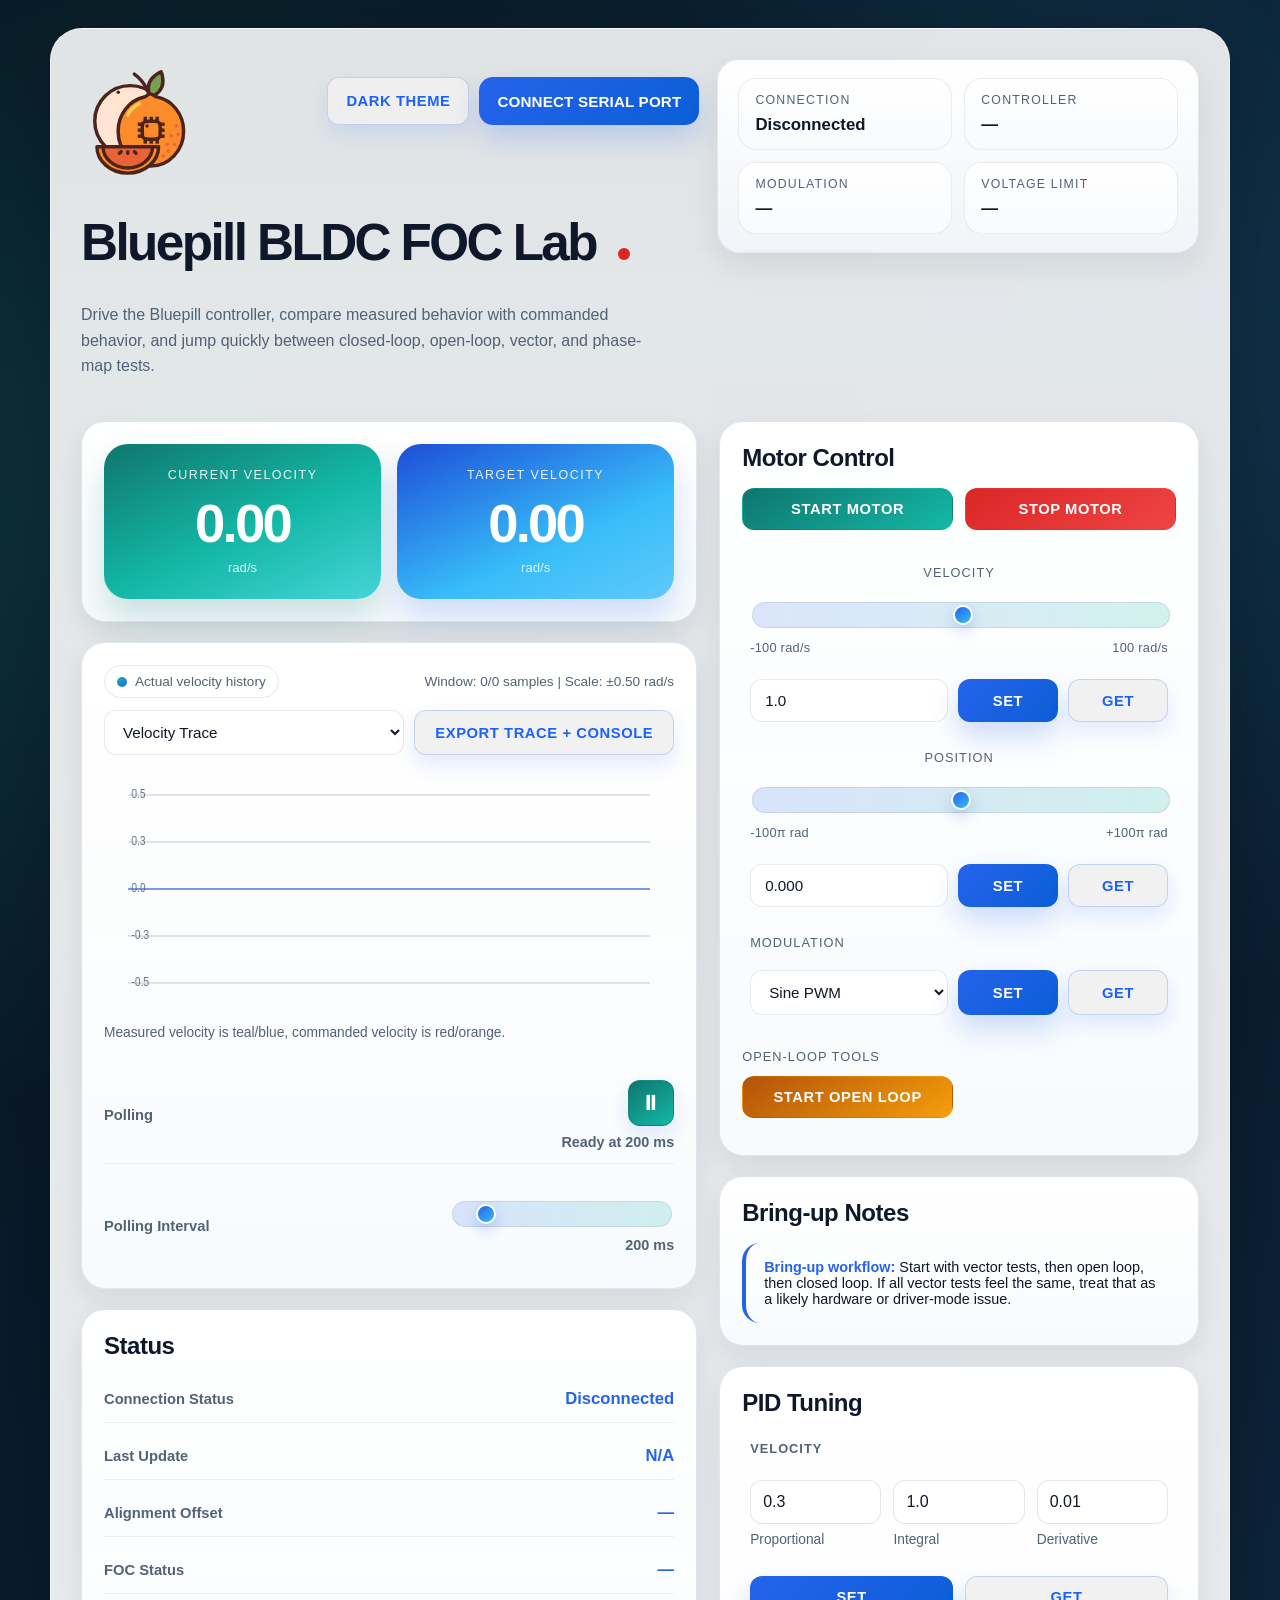
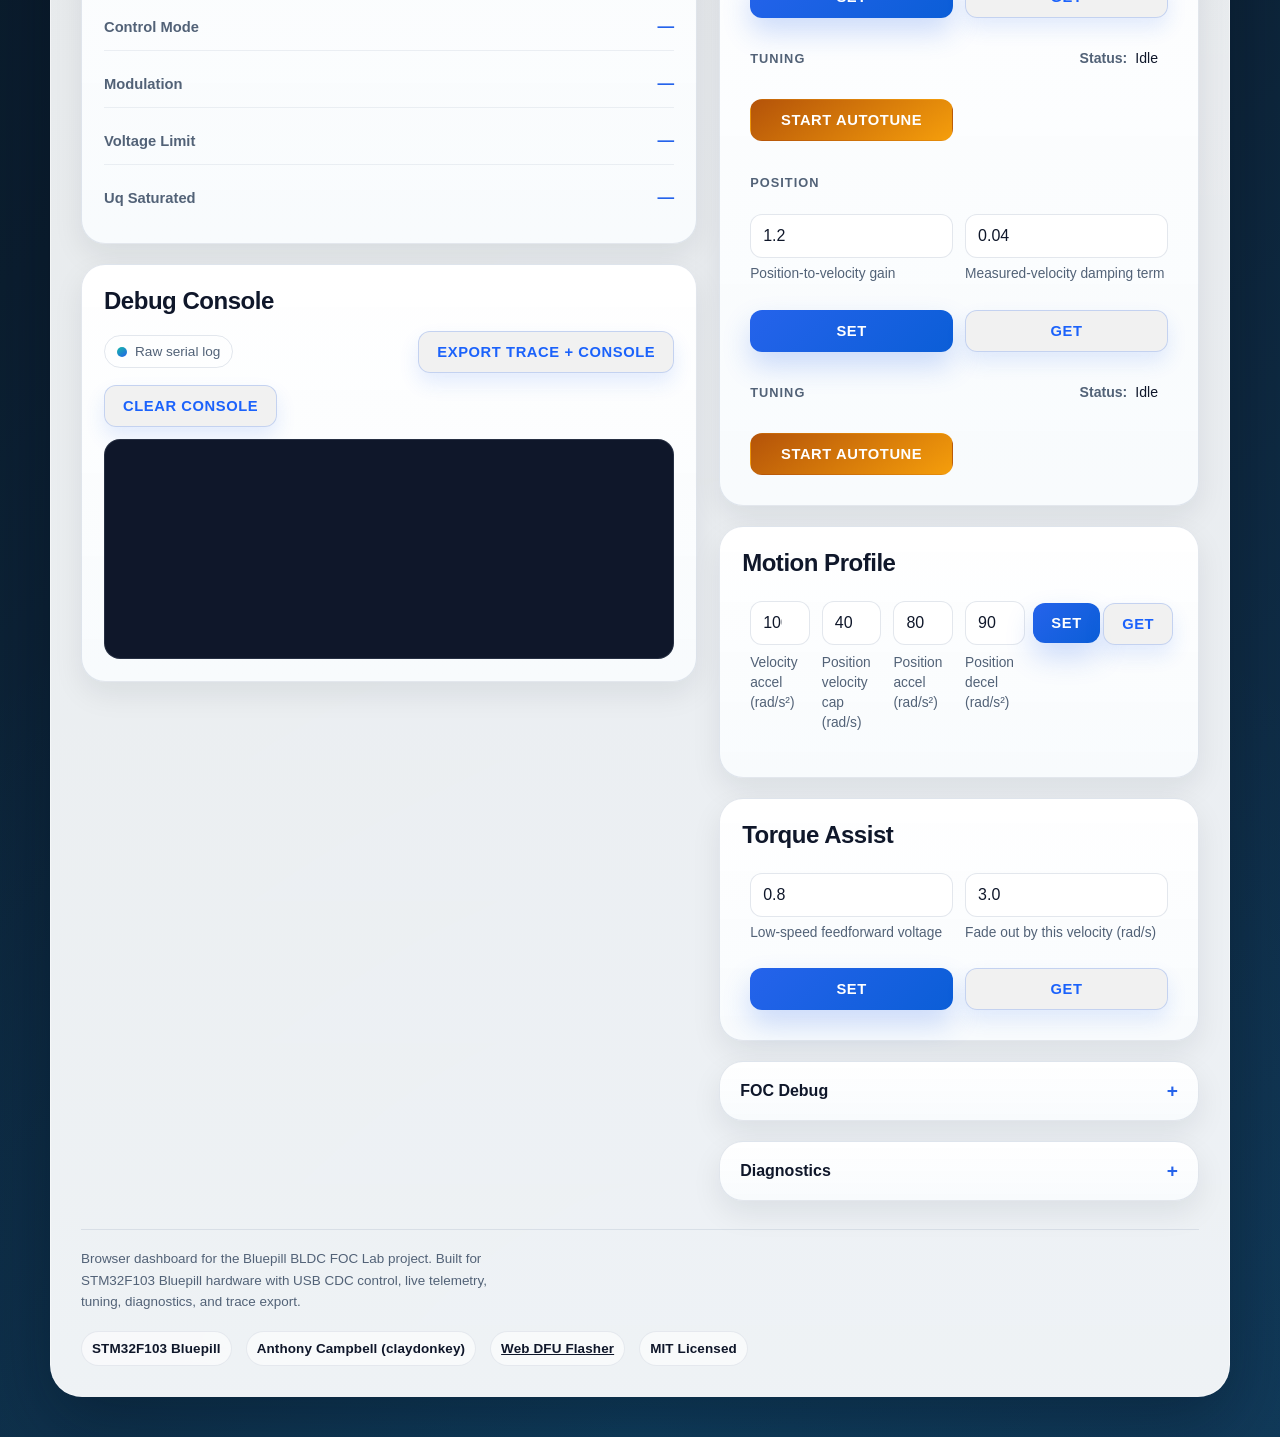
<file: docs/index.html>
<!DOCTYPE html>
<!--
SPDX-License-Identifier: MIT
Copyright (c) 2026 Anthony Campbell (claydonkey)
-->
<html lang="en">

<head>
    <meta charset="UTF-8">
    <meta name="viewport" content="width=device-width, initial-scale=1.0">
    <title>Bluepill BLDC FOC Lab</title>
    <link rel="icon" type="image/svg+xml" href="./lemon.svg">
    <link rel="stylesheet" href="./shared-theme.css">
</head>

<body>
    <div class="container">
        <div class="hero">
            <div class="hero-copy">
                <div class="hero-brand-row">
                    <img src="./lemon.svg" alt="" class="hero-title-icon">
                    <div class="hero-actions" id="toolbarSlot"></div>
                </div>
                <h1>
                    Bluepill BLDC FOC Lab
                    <span class="connection-status disconnected" id="connectionStatus"></span>
                </h1>
                <p>Drive the Bluepill controller, compare measured behavior with commanded behavior, and jump quickly
                    between closed-loop, open-loop, vector, and phase-map tests.</p>
            </div>
            <div class="hero-status">
                <div class="hero-card">
                    <div class="hero-card-grid">
                        <div class="hero-stat">
                            <div class="hero-stat-label">Connection</div>
                            <div class="hero-stat-value" id="heroConnection">Disconnected</div>
                        </div>
                        <div class="hero-stat">
                            <div class="hero-stat-label">Controller</div>
                            <div class="hero-stat-value" id="heroMode">—</div>
                        </div>
                        <div class="hero-stat">
                            <div class="hero-stat-label">Modulation</div>
                            <div class="hero-stat-value" id="heroModulation">—</div>
                        </div>
                        <div class="hero-stat">
                            <div class="hero-stat-label">Voltage Limit</div>
                            <div class="hero-stat-value" id="heroVoltageLimit">—</div>
                        </div>
                    </div>
                </div>
            </div>
        </div>

        <div class="page-grid">
            <div class="left-column">
                <div class="panel">
                    <div class="gauge-container">
                        <div class="gauge">
                            <div class="gauge-label">Current Velocity</div>
                            <div class="gauge-value" id="velocity">0.00</div>
                            <div class="gauge-unit">rad/s</div>
                        </div>
                        <div class="gauge target">
                            <div class="gauge-label">Target Velocity</div>
                            <div class="gauge-value" id="targetVelocity">0.00</div>
                            <div class="gauge-unit">rad/s</div>
                        </div>
                    </div>
                </div>

                <div class="panel">
                    <div class="plot-panel">
                        <div class="plot-meta">
                            <span class="plot-badge">
                                <span class="plot-badge-dot"></span>
                                <span>Actual velocity history</span>
                            </span>
                            <span id="tracePlotMeta">Window: 0 samples | Scale: ±0.50 rad/s</span>
                        </div>
                        <div class="input-group">
                            <select id="traceModeSelect" onchange="setTraceMode()">
                                <option value="velocity" selected>Velocity Trace</option>
                                <option value="position">Position Trace</option>
                            </select>
                            <button class="btn-secondary" onclick="exportTraceData()">Export Trace + Console</button>
                        </div>
                        <div class="plot-frame">
                            <canvas id="tracePlot" class="plot-canvas" width="640" height="220"></canvas>
                        </div>
                        <div class="subtle-note" id="tracePlotNote">
                            Rolling trace of measured velocity from FOC telemetry.
                        </div>
                        <div class="status-item" style="margin-top: 12px;">
                            <span class="status-label">Polling</span>
                            <div class="status-item-controls">
                                <button class="btn-secondary status-inline-button" id="pollingToggleBtn"
                                    onclick="toggleTelemetryPolling()">⏸</button>
                                <span class="status-inline-value" id="pollingStateLabel">Live at 200 ms</span>
                            </div>
                        </div>
                        <div class="status-item">
                            <span class="status-label">Polling Interval</span>
                            <div class="status-item-controls">
                                <input type="range" id="pollingSlider" class="range-input" min="100" max="2000"
                                    step="50" value="200" oninput="updateTelemetryPollingInterval(this.value)">
                                <span class="status-inline-value" id="pollingIntervalValue">200 ms</span>
                            </div>
                        </div>
                    </div>
                </div>

                <div class="panel">
                    <div class="panel-header">
                        <h2>Status</h2>
                    </div>
                    <div class="status-item">
                        <span class="status-label">Connection Status</span>
                        <span class="status-value" id="connectionText">Disconnected</span>
                    </div>
                    <div class="status-item">
                        <span class="status-label">Last Update</span>
                        <span class="status-value" id="lastUpdate">N/A</span>
                    </div>
                    <div class="status-item">
                        <span class="status-label">Alignment Offset</span>
                        <span class="status-value" id="alignmentOffset">—</span>
                    </div>
                    <div class="status-item">
                        <span class="status-label">FOC Status</span>
                        <span class="status-value" id="focStatus">—</span>
                    </div>
                    <div class="status-item">
                        <span class="status-label">Control Mode</span>
                        <span class="status-value" id="controlMode">—</span>
                    </div>
                    <div class="status-item">
                        <span class="status-label">Modulation</span>
                        <span class="status-value" id="modulationStatus">—</span>
                    </div>
                    <div class="status-item">
                        <span class="status-label">Voltage Limit</span>
                        <span class="status-value" id="voltageLimitStatus">—</span>
                    </div>
                    <div class="status-item">
                        <span class="status-label">Uq Saturated</span>
                        <span class="status-value" id="uqSaturatedStatus">—</span>
                    </div>
                </div>

                <div class="panel">
                    <div class="panel-header">
                        <h2>Debug Console</h2>
                    </div>
                    <div class="debug-console">
                        <div class="plot-meta">
                            <span class="plot-badge">
                                <span class="plot-badge-dot"></span>
                                <span>Raw serial log</span>
                            </span>
                            <button class="btn-secondary" onclick="exportTraceData()">Export Trace + Console</button>
                            <button class="btn-secondary" onclick="clearDebugConsole()">Clear Console</button>
                        </div>
                        <div class="debug-console-frame" id="debugConsole"></div>
                    </div>
                </div>

            </div>

            <div class="right-column">
                <div class="panel">
                    <div class="panel-header">
                        <h2>Motor Control</h2>
                    </div>
                    <div class="control-stack">
                        <div class="button-group">
                            <button class="btn-start" onclick="sendCommand('START')">Start Motor</button>
                            <button class="btn-stop" onclick="sendCommand('STOP')">Stop Motor</button>
                        </div>

                        <div class="control-subpanel">
                            <div class="stack-label" style="margin-bottom: 8px; text-align: center;">Velocity</div>
                            <div class="range-stack" style="margin-bottom: 12px;">
                                <input type="range" id="velocitySlider" class="range-input" min="-100" max="100"
                                    step="0.1" value="1.0" oninput="syncVelocityFromSlider()">
                                <div class="range-meta">
                                    <span>-100 rad/s</span>
                                    <span>100 rad/s</span>
                                </div>
                            </div>
                            <div class="input-group">
                                <input type="number" id="velocityInput" placeholder="Enter target velocity (rad/s)"
                                    step="0.1" min="-100" max="100" value="1.0" oninput="syncVelocityFromInput()">
                                <button class="btn-primary" onclick="setVelocity()">Set</button>
                                <button class="btn-secondary" onclick="getVelocity()">Get</button>
                            </div>
                        </div>

                        <div class="control-subpanel">
                            <div class="stack-label" style="margin-bottom: 8px; text-align: center;">Position</div>
                            <div class="range-stack" style="margin-bottom: 12px;">
                                <input type="range" id="positionSlider" class="range-input" min="-314.159" max="314.159"
                                    step="0.01" value="0.0" oninput="syncPositionFromSlider()">
                                <div class="range-meta">
                                    <span>-100π rad</span>
                                    <span>+100π rad</span>
                                </div>
                            </div>
                            <div class="input-group">
                                <input type="number" id="positionInput" placeholder="Enter target position (rad)"
                                    step="0.1" min="-314.159" max="314.159" value="0.0"
                                    oninput="syncPositionFromInput()">
                                <button class="btn-primary" onclick="setPosition()">Set</button>
                                <button class="btn-secondary" onclick="getPosition()">Get</button>
                            </div>
                        </div>

                        <div class="control-subpanel">
                            <div class="stack-label" style="margin-bottom: 8px;">Modulation</div>
                            <div class="input-group">
                                <select id="modulationSelect">
                                    <option value="SVPWM">SVPWM</option>
                                    <option value="SINE" selected>Sine PWM</option>
                                </select>
                                <button class="btn-primary" onclick="setModulation()">Set</button>
                                <button class="btn-secondary" onclick="getModulation()">Get</button>
                            </div>
                        </div>
                        <div class="stack-label" style="margin-top: 14px;">Open-Loop Tools</div>
                        <div class="button-group">
                            <button class="btn-warm" onclick="startOpenLoop()">Start Open
                                Loop</button>
                            <div></div>
                        </div>
                    </div>

                </div>

                <div class="panel">
                    <div class="panel-header">
                        <h2>Bring-up Notes</h2>
                    </div>
                    <div class="info-box">
                        <strong>Bring-up workflow:</strong> Start with vector tests, then open loop, then closed loop.
                        If all vector tests feel the same, treat that as a likely hardware or driver-mode issue.
                    </div>
                </div>

                <div class="panel">
                    <div class="panel-header">
                        <h2>PID Tuning</h2>
                    </div>
                    <div class="control-subpanel">
                        <div class="subpanel-title" style="margin-bottom: 12px;">Velocity</div>
                        <div class="debug-grid"
                            style="margin-bottom: 14px; grid-template-columns: repeat(3, minmax(0, 1fr));">
                            <div>
                                <input type="number" id="kpInput" placeholder="Kp" step="0.1" min="0" max="5"
                                    value="0.3"
                                    style="width: 100%; padding: 12px; border: 1px solid var(--border); border-radius: 12px;">
                                <div class="subtle-note" style="margin-top: 6px;">Proportional</div>
                            </div>
                            <div>
                                <input type="number" id="kiInput" placeholder="Ki" step="0.1" min="0" max="10"
                                    value="1.0"
                                    style="width: 100%; padding: 12px; border: 1px solid var(--border); border-radius: 12px;">
                                <div class="subtle-note" style="margin-top: 6px;">Integral</div>
                            </div>
                            <div>
                                <input type="number" id="kdInput" placeholder="Kd" step="0.01" min="0" max="1"
                                    value="0.01"
                                    style="width: 100%; padding: 12px; border: 1px solid var(--border); border-radius: 12px;">
                                <div class="subtle-note" style="margin-top: 6px;">Derivative</div>
                            </div>
                        </div>
                        <div class="button-group" style="margin-bottom: 0;">
                            <button class="btn-primary" onclick="setPID()">Set</button>
                            <button class="btn-secondary" onclick="getPID()">Get</button>
                        </div>
                        <div class="subpanel-header" style="margin-top: 12px;">
                            <div class="subpanel-title">Tuning</div>
                            <div class="subpanel-status">
                                <strong>Status:</strong>
                                <span id="autotuneStatus">Idle</span>
                            </div>
                        </div>
                        <div class="button-group" style="margin-top: 12px; margin-bottom: 0;">
                            <button class="btn-warm" onclick="startAutotune()">Start Autotune</button>
                            <div></div>
                        </div>
                    </div>
                    <div class="control-subpanel" style="margin-top: 18px;">
                        <div class="subpanel-title" style="margin-bottom: 12px;">Position</div>
                        <div class="debug-grid"
                            style="margin-bottom: 14px; grid-template-columns: repeat(2, minmax(0, 1fr));">
                            <div>
                                <input type="number" id="posKpInput" placeholder="Position Gain" step="0.1" min="0"
                                    max="50" value="1.2"
                                    style="width: 100%; padding: 12px; border: 1px solid var(--border); border-radius: 12px;">
                                <div class="subtle-note" style="margin-top: 6px;">Position-to-velocity gain</div>
                            </div>
                            <div>
                                <input type="number" id="posKdInput" placeholder="Velocity Damping" step="0.01" min="0"
                                    max="5" value="0.04"
                                    style="width: 100%; padding: 12px; border: 1px solid var(--border); border-radius: 12px;">
                                <div class="subtle-note" style="margin-top: 6px;">Measured-velocity damping term</div>
                            </div>
                        </div>
                        <div class="button-group" style="margin-bottom: 0;">
                            <button class="btn-primary" onclick="setPositionPID()">Set</button>
                            <button class="btn-secondary" onclick="getPositionPID()">Get</button>
                        </div>
                        <div class="subpanel-header" style="margin-top: 12px;">
                            <div class="subpanel-title">Tuning</div>
                            <div class="subpanel-status">
                                <strong>Status:</strong>
                                <span id="positionAutotuneStatus">Idle</span>
                            </div>
                        </div>
                        <div class="button-group" style="margin-top: 12px; margin-bottom: 0;">
                            <button class="btn-warm" onclick="startPositionAutotune()">Start Autotune</button>
                            <div></div>
                        </div>
                    </div>
                </div>

                <div class="panel">
                    <div class="panel-header">
                        <h2>Motion Profile</h2>
                    </div>
                    <div class="control-subpanel">
                        <div class="debug-grid"
                            style="margin-bottom: 14px; grid-template-columns: repeat(6, minmax(0, 1fr)); align-items: start; row-gap: 16px;">
                            <div>
                                <input type="number" id="velocityRampInput" placeholder="Velocity Ramp" step="0.5"
                                    min="0.1" max="200" value="100.0" oninput="markDirty(this)"
                                    style="width: 100%; padding: 12px; border: 1px solid var(--border); border-radius: 12px;">
                                <div class="subtle-note" style="margin-top: 8px;">Velocity accel (rad/s²)</div>
                            </div>
                            <div>
                                <input type="number" id="positionVelocityLimitInput"
                                    placeholder="Position Velocity Limit" step="0.5" min="0.2" max="100" value="40.0"
                                    oninput="markDirty(this)"
                                    style="width: 100%; padding: 12px; border: 1px solid var(--border); border-radius: 12px;">
                                <div class="subtle-note" style="margin-top: 8px;">Position velocity cap (rad/s)</div>
                            </div>
                            <div>
                                <input type="number" id="positionAccelLimitInput" placeholder="Position Accel Limit"
                                    step="0.5" min="0.1" max="400" value="80.0" oninput="markDirty(this)"
                                    style="width: 100%; padding: 12px; border: 1px solid var(--border); border-radius: 12px;">
                                <div class="subtle-note" style="margin-top: 8px;">Position accel (rad/s²)</div>
                            </div>
                            <div>
                                <input type="number" id="positionDecelLimitInput" placeholder="Position Decel Limit"
                                    step="0.5" min="0.1" max="400" value="90.0" oninput="markDirty(this)"
                                    style="width: 100%; padding: 12px; border: 1px solid var(--border); border-radius: 12px;">
                                <div class="subtle-note" style="margin-top: 8px;">Position decel (rad/s²)</div>
                            </div>
                            <div style="display: flex; justify-content: center; padding-top: 2px;">
                                <button class="btn-primary" onclick="setMotionProfile()">Set</button>
                            </div>
                            <div style="display: flex; justify-content: center; padding-top: 2px;">
                                <button class="btn-secondary" onclick="getMotionProfile()">Get</button>
                            </div>
                        </div>
                    </div>
                </div>

                <div class="panel">
                    <div class="panel-header">
                        <h2>Torque Assist</h2>
                    </div>
                    <div class="control-subpanel">
                        <div class="debug-grid"
                            style="margin-bottom: 14px; grid-template-columns: repeat(2, minmax(0, 1fr));">
                            <div>
                                <input type="number" id="feedforwardVoltageInput" placeholder="Feedforward Voltage"
                                    step="0.1" min="0" max="6" value="0.8"
                                    style="width: 100%; padding: 12px; border: 1px solid var(--border); border-radius: 12px;">
                                <div class="subtle-note" style="margin-top: 6px;">Low-speed feedforward voltage</div>
                            </div>
                            <div>
                                <input type="number" id="feedforwardFadeInput" placeholder="Fade Speed" step="0.1"
                                    min="0.1" max="20" value="3.0"
                                    style="width: 100%; padding: 12px; border: 1px solid var(--border); border-radius: 12px;">
                                <div class="subtle-note" style="margin-top: 6px;">Fade out by this velocity (rad/s)
                                </div>
                            </div>
                        </div>
                        <div class="button-group" style="margin-bottom: 0;">
                            <button class="btn-primary" onclick="setFeedforward()">Set</button>
                            <button class="btn-secondary" onclick="getFeedforward()">Get</button>
                        </div>
                    </div>
                </div>

                <div class="panel collapsible">
                    <details>
                        <summary>FOC Debug</summary>
                        <div class="collapsible-body">
                            <div class="stack-label" style="margin-bottom: 8px;">Bring-up Tools</div>
                            <div class="input-group" style="margin-bottom: 12px;">
                                <select id="vectorTestSelect">
                                    <option value="0">Vector 0</option>
                                    <option value="1">Vector 1</option>
                                    <option value="2">Vector 2</option>
                                    <option value="3">Vector 3</option>
                                    <option value="4">Vector 4</option>
                                    <option value="5">Vector 5</option>
                                </select>
                                <button class="btn-warm" onclick="startVectorTest()">Test
                                    Vector</button>
                            </div>
                            <div class="input-group" style="margin-bottom: 16px;">
                                <select id="phaseMapSelect">
                                    <option value="0" selected>Phase Map 0: A,B,C</option>
                                    <option value="1">Phase Map 1: A,C,B</option>
                                    <option value="2">Phase Map 2: B,A,C</option>
                                    <option value="3">Phase Map 3: B,C,A</option>
                                    <option value="4">Phase Map 4: C,A,B</option>
                                    <option value="5">Phase Map 5: C,B,A</option>
                                </select>
                                <button class="btn-primary" onclick="setPhaseMap()">Set</button>
                            </div>
                            <div class="control-subpanel" style="margin-bottom: 18px;">
                                <div class="stack-label" style="margin-bottom: 8px;">Low-Velocity Bias</div>
                                <div class="debug-grid"
                                    style="margin-bottom: 12px; grid-template-columns: repeat(2, minmax(0, 1fr));">
                                    <div>
                                        <input type="number" id="lowSpeedBiasVoltageInput" placeholder="Bias Voltage"
                                            step="0.05" min="0" max="6" value="0.35"
                                            style="width: 100%; padding: 12px; border: 1px solid var(--border); border-radius: 12px;">
                                        <div class="subtle-note" style="margin-top: 6px;">Extra low-speed torque bias
                                            (V)</div>
                                    </div>
                                    <div>
                                        <input type="number" id="lowSpeedBiasFadeInput" placeholder="Bias Fade Velocity"
                                            step="0.1" min="0.1" max="20" value="1.5"
                                            style="width: 100%; padding: 12px; border: 1px solid var(--border); border-radius: 12px;">
                                        <div class="subtle-note" style="margin-top: 6px;">Fade out by this velocity
                                            (rad/s)</div>
                                    </div>
                                </div>
                                <div class="button-group" style="margin-bottom: 0;">
                                    <button class="btn-primary" onclick="setLowSpeedBias()">Set</button>
                                    <button class="btn-secondary" onclick="getLowSpeedBias()">Get</button>
                                </div>
                            </div>
                            <div class="debug-grid">
                                <div class="debug-item">
                                    <span class="debug-label">Target Velocity:</span>
                                    <span class="debug-value" id="debugTarget">—</span>
                                </div>
                                <div class="debug-item">
                                    <span class="debug-label">Actual Velocity:</span>
                                    <span class="debug-value" id="debugActual">—</span>
                                </div>
                                <div class="debug-item">
                                    <span class="debug-label">Velocity Error:</span>
                                    <span class="debug-value" id="debugError">—</span>
                                </div>
                                <div class="debug-item">
                                    <span class="debug-label">PID Output (Uq):</span>
                                    <span class="debug-value" id="debugUq">—</span>
                                </div>
                                <div class="debug-item">
                                    <span class="debug-label">PWM A:</span>
                                    <span class="debug-value" id="debugPwmA">—</span>
                                </div>
                                <div class="debug-item">
                                    <span class="debug-label">PWM B:</span>
                                    <span class="debug-value" id="debugPwmB">—</span>
                                </div>
                                <div class="debug-item">
                                    <span class="debug-label">PWM C:</span>
                                    <span class="debug-value" id="debugPwmC">—</span>
                                </div>
                                <div class="debug-item">
                                    <span class="debug-label">PWM Period:</span>
                                    <span class="debug-value" id="debugPwmPeriod">—</span>
                                </div>
                            </div>
                        </div>
                    </details>
                </div>

                <div class="panel collapsible">
                    <details>
                        <summary>Diagnostics</summary>
                        <div class="collapsible-body">
                            <div class="debug-grid">
                                <div class="debug-item">
                                    <span class="debug-label">Loop Count:</span>
                                    <span class="debug-value" id="debugLoopCount">—</span>
                                </div>
                                <div class="debug-item">
                                    <span class="debug-label">Messages Sent:</span>
                                    <span class="debug-value" id="debugMessagesSent">—</span>
                                </div>
                                <div class="debug-item">
                                    <span class="debug-label">Messages Failed:</span>
                                    <span class="debug-value" id="debugMessagesFailed">—</span>
                                </div>
                                <div class="debug-item">
                                    <span class="debug-label">Encoder Angle:</span>
                                    <span class="debug-value" id="debugEncoderAngle">—</span>
                                </div>
                                <div class="debug-item">
                                    <span class="debug-label">Encoder DMA Callbacks:</span>
                                    <span class="debug-value" id="debugEncoderCallbacks">—</span>
                                </div>
                                <div class="debug-item">
                                    <span class="debug-label">Callback Rate:</span>
                                    <span class="debug-value" id="debugCallbackRate">—</span>
                                </div>
                                <div class="debug-item">
                                    <span class="debug-label">I2C Errors:</span>
                                    <span class="debug-value" id="debugI2CErrors">—</span>
                                </div>
                                <div class="debug-item">
                                    <span class="debug-label">DMA Starts:</span>
                                    <span class="debug-value" id="debugDMAStarts">—</span>
                                </div>
                                <div class="debug-item">
                                    <span class="debug-label">Motor Running:</span>
                                    <span class="debug-value" id="debugMotorRunning">—</span>
                                </div>
                            </div>
                        </div>
                    </details>
                </div>
            </div>
        </div>

        <footer class="app-footer">
            <div class="footer-copy">
                Browser dashboard for the Bluepill BLDC FOC Lab project. Built for STM32F103 Bluepill hardware with
                USB CDC control, live telemetry, tuning, diagnostics, and trace export.
            </div>
            <div class="footer-meta">
                <span class="footer-chip">STM32F103 Bluepill</span>
                <span class="footer-chip">Anthony Campbell (claydonkey)</span>
                <a class="footer-chip" href="./flasher.html">Web DFU Flasher</a>
                <span class="footer-chip">MIT Licensed</span>
            </div>
        </footer>
    </div>

    <script src="app.js"></script>
</body>

</html>
</file>
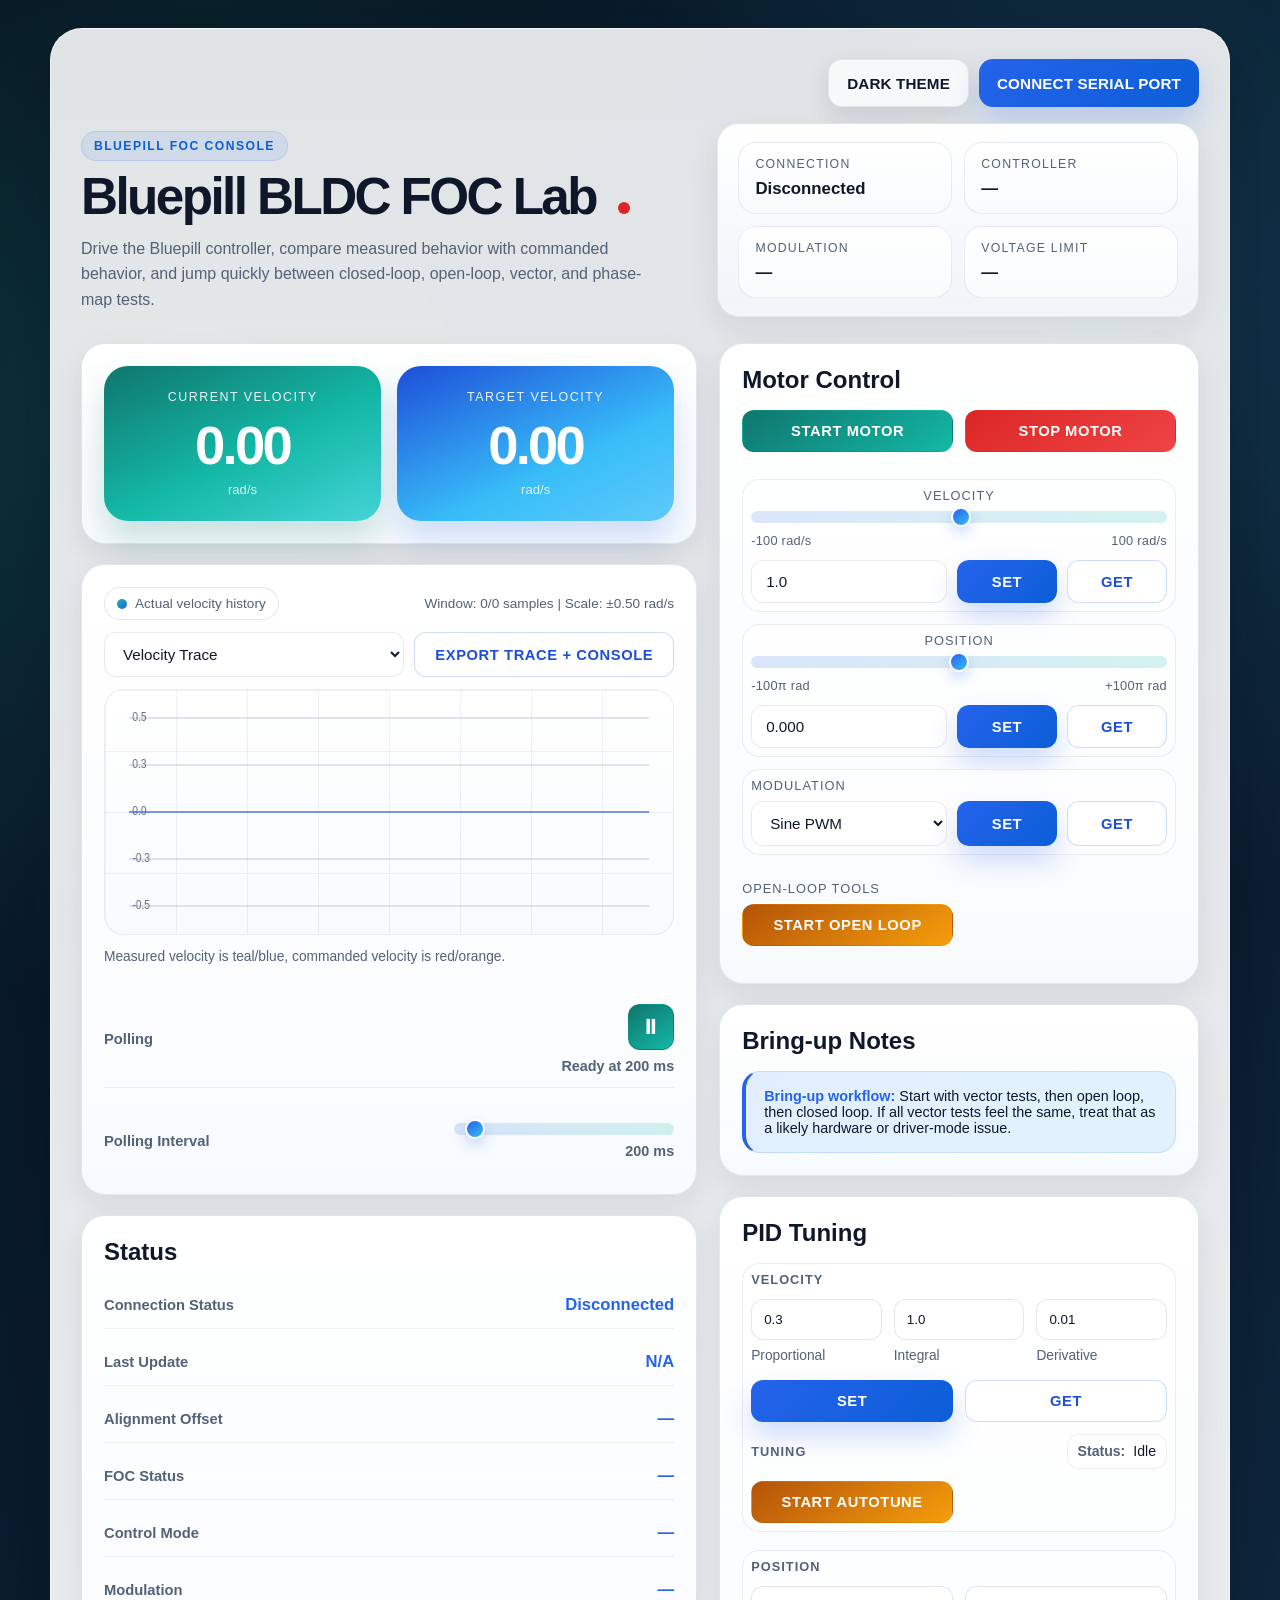
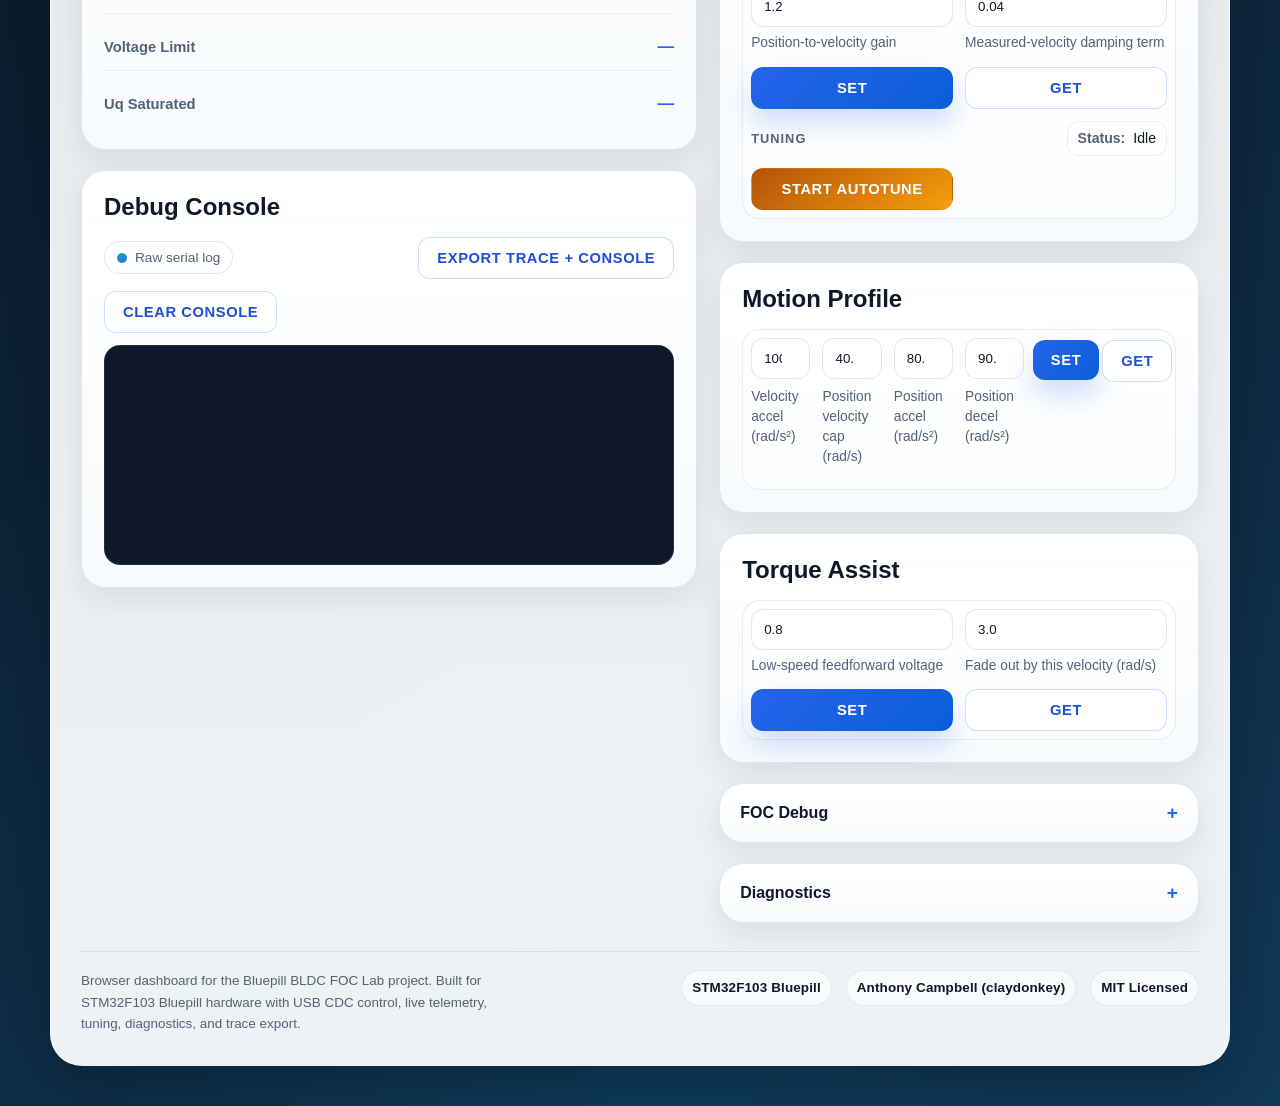
<file: web/index.html>
<!DOCTYPE html>
<!--
SPDX-License-Identifier: MIT
Copyright (c) 2026 Anthony Campbell (claydonkey)
-->
<html lang="en">

<head>
    <meta charset="UTF-8">
    <meta name="viewport" content="width=device-width, initial-scale=1.0">
    <title>Bluepill BLDC FOC Lab</title>
    <style>
        * {
            margin: 0;
            padding: 0;
            box-sizing: border-box;
        }

        :root {
            --bg-1: #06131f;
            --bg-2: #0b1e30;
            --bg-3: #113553;
            --panel: rgba(248, 250, 252, 0.92);
            --panel-soft: #f8fbfd;
            --panel-strong: rgba(255, 255, 255, 0.98);
            --text: #0f172a;
            --muted: #526277;
            --border: rgba(148, 163, 184, 0.26);
            --accent: #0f766e;
            --accent-2: #2563eb;
            --accent-3: #0b5ed7;
            --surface-button: #334155;
            --danger: #dc2626;
            --success: #0f766e;
            --shadow: 0 24px 70px rgba(3, 10, 20, 0.35);
            --shadow-soft: 0 12px 30px rgba(15, 23, 42, 0.08);
            --container-bg: linear-gradient(180deg, rgba(255, 255, 255, 0.88) 0%, rgba(248, 250, 252, 0.96) 100%);
            --container-border: rgba(255, 255, 255, 0.45);
            --hero-card-bg: linear-gradient(180deg, rgba(255, 255, 255, 0.98) 0%, rgba(241, 245, 249, 0.95) 100%);
            --hero-card-border: rgba(148, 163, 184, 0.22);
            --hero-stat-bg: linear-gradient(180deg, #ffffff 0%, #f8fafc 100%);
            --hero-stat-border: rgba(148, 163, 184, 0.18);
            --eyebrow-bg: rgba(37, 99, 235, 0.09);
            --eyebrow-border: rgba(37, 99, 235, 0.14);
            --footer-chip-bg: rgba(255, 255, 255, 0.6);
            --footer-chip-border: rgba(148, 163, 184, 0.2);
            --toolbar-button-bg: rgba(255, 255, 255, 0.72);
            --toolbar-button-border: rgba(148, 163, 184, 0.22);
            --toolbar-button-text: var(--text);
            --btn-query-bg: rgba(255, 255, 255, 0.92);
            --btn-query-border: rgba(37, 99, 235, 0.22);
            --btn-query-text: #1d4ed8;
            --btn-query-shadow: rgba(37, 99, 235, 0.12);
            --plot-badge-bg: rgba(255, 255, 255, 0.9);
            --plot-frame-bg: linear-gradient(180deg, #ffffff 0%, #f8fafc 100%);
            --plot-frame-border: rgba(148, 163, 184, 0.18);
            --plot-grid: rgba(148, 163, 184, 0.14);
            --plot-axis: rgba(148, 163, 184, 0.55);
            --plot-zero: rgba(37, 99, 235, 0.75);
            --plot-label: rgba(82, 98, 119, 0.92);
            --field-bg: rgba(255, 255, 255, 0.96);
            --field-border: rgba(148, 163, 184, 0.22);
            --debug-item-bg: rgba(255, 255, 255, 0.96);
            --debug-item-border: rgba(148, 163, 184, 0.18);
            --info-box-bg: linear-gradient(145deg, rgba(219, 234, 254, 0.8) 0%, rgba(224, 242, 254, 0.95) 100%);
            --info-box-border: rgba(37, 99, 235, 0.14);
            --subpanel-bg: rgba(255, 255, 255, 0.58);
            --subpanel-border: rgba(148, 163, 184, 0.2);
        }

        :root[data-theme="dark"] {
            --bg-1: #030712;
            --bg-2: #0b1120;
            --bg-3: #10233f;
            --panel: rgba(15, 23, 42, 0.92);
            --panel-soft: rgba(15, 23, 42, 0.96);
            --panel-strong: rgba(17, 24, 39, 0.98);
            --text: #e2e8f0;
            --muted: #9fb0c7;
            --border: rgba(148, 163, 184, 0.18);
            --shadow: 0 24px 70px rgba(2, 6, 23, 0.58);
            --shadow-soft: 0 12px 30px rgba(2, 6, 23, 0.32);
            --container-bg: linear-gradient(180deg, rgba(9, 14, 24, 0.92) 0%, rgba(13, 20, 34, 0.96) 100%);
            --container-border: rgba(148, 163, 184, 0.14);
            --hero-card-bg: linear-gradient(180deg, rgba(15, 23, 42, 0.96) 0%, rgba(20, 31, 52, 0.96) 100%);
            --hero-card-border: rgba(148, 163, 184, 0.16);
            --hero-stat-bg: linear-gradient(180deg, rgba(17, 24, 39, 0.98) 0%, rgba(15, 23, 42, 0.98) 100%);
            --hero-stat-border: rgba(148, 163, 184, 0.14);
            --eyebrow-bg: rgba(37, 99, 235, 0.16);
            --eyebrow-border: rgba(96, 165, 250, 0.24);
            --footer-chip-bg: rgba(15, 23, 42, 0.82);
            --footer-chip-border: rgba(148, 163, 184, 0.16);
            --toolbar-button-bg: rgba(15, 23, 42, 0.86);
            --toolbar-button-border: rgba(148, 163, 184, 0.16);
            --toolbar-button-text: #e2e8f0;
            --btn-query-bg: rgba(15, 23, 42, 0.94);
            --btn-query-border: rgba(96, 165, 250, 0.28);
            --btn-query-text: #93c5fd;
            --btn-query-shadow: rgba(96, 165, 250, 0.14);
            --plot-badge-bg: rgba(15, 23, 42, 0.92);
            --plot-frame-bg: linear-gradient(180deg, rgba(8, 14, 26, 0.98) 0%, rgba(12, 20, 36, 0.98) 100%);
            --plot-frame-border: rgba(148, 163, 184, 0.16);
            --plot-grid: rgba(148, 163, 184, 0.11);
            --plot-axis: rgba(148, 163, 184, 0.4);
            --plot-zero: rgba(96, 165, 250, 0.72);
            --plot-label: rgba(159, 176, 199, 0.92);
            --field-bg: rgba(15, 23, 42, 0.96);
            --field-border: rgba(148, 163, 184, 0.16);
            --debug-item-bg: rgba(15, 23, 42, 0.96);
            --debug-item-border: rgba(148, 163, 184, 0.16);
            --info-box-bg: linear-gradient(145deg, rgba(10, 25, 47, 0.92) 0%, rgba(15, 32, 58, 0.96) 100%);
            --info-box-border: rgba(96, 165, 250, 0.18);
            --subpanel-bg: rgba(15, 23, 42, 0.54);
            --subpanel-border: rgba(148, 163, 184, 0.14);
        }

        body {
            font-family: 'Segoe UI Variable', 'Segoe UI', 'Trebuchet MS', sans-serif;
            background:
                radial-gradient(circle at 15% 15%, rgba(45, 212, 191, 0.18), transparent 24%),
                radial-gradient(circle at 85% 10%, rgba(56, 189, 248, 0.18), transparent 24%),
                radial-gradient(circle at 50% 100%, rgba(14, 165, 233, 0.12), transparent 32%),
                linear-gradient(145deg, var(--bg-1) 0%, var(--bg-2) 48%, var(--bg-3) 100%);
            min-height: 100vh;
            display: flex;
            justify-content: center;
            padding: 28px 18px 40px;
            color: var(--text);
            transition: background 0.25s ease, color 0.25s ease;
        }

        .container {
            position: relative;
            background: var(--container-bg);
            backdrop-filter: blur(24px);
            border-radius: 32px;
            box-shadow: var(--shadow);
            padding: 30px;
            max-width: 1180px;
            width: 100%;
            border: 1px solid var(--container-border);
            transition: background 0.25s ease, border-color 0.25s ease, box-shadow 0.25s ease;
        }

        h1 {
            color: var(--text);
            font-size: clamp(2.1rem, 4vw, 3.35rem);
            line-height: 0.95;
            letter-spacing: -0.05em;
        }

        h2,
        h3 {
            color: var(--text);
        }

        .hero {
            display: grid;
            grid-template-columns: 1.22fr 0.95fr;
            gap: 18px;
            align-items: stretch;
            margin-bottom: 26px;
        }

        .hero-copy {
            max-width: 100%;
            padding: 8px 0 0;
        }

        .eyebrow {
            display: inline-flex;
            align-items: center;
            gap: 8px;
            margin-bottom: 12px;
            padding: 7px 12px;
            border-radius: 999px;
            background: var(--eyebrow-bg);
            border: 1px solid var(--eyebrow-border);
            color: var(--accent-3);
            font-size: 0.76rem;
            font-weight: 700;
            letter-spacing: 0.12em;
            text-transform: uppercase;
        }

        .hero-copy p {
            margin-top: 14px;
            color: var(--muted);
            font-size: 1rem;
            line-height: 1.6;
            max-width: 64ch;
        }

        .hero-status {
            display: grid;
            gap: 12px;
            align-content: start;
            width: 100%;
            justify-self: stretch;
        }

        .hero-card {
            padding: 18px 20px;
            border-radius: 22px;
            background: var(--hero-card-bg);
            border: 1px solid var(--hero-card-border);
            box-shadow: var(--shadow-soft);
        }

        .hero-card-grid {
            display: grid;
            grid-template-columns: repeat(2, minmax(0, 1fr));
            gap: 12px;
        }

        .hero-stat {
            padding: 14px 16px;
            border-radius: 18px;
            background: var(--hero-stat-bg);
            border: 1px solid var(--hero-stat-border);
        }

        .hero-stat-label {
            color: var(--muted);
            font-size: 0.77rem;
            text-transform: uppercase;
            letter-spacing: 0.1em;
            margin-bottom: 8px;
        }

        .hero-stat-value {
            font-weight: 800;
            font-size: 1.05rem;
            color: var(--text);
        }

        .page-grid {
            display: grid;
            grid-template-columns: 1.22fr 0.95fr;
            gap: 22px;
        }

        .left-column,
        .right-column {
            display: grid;
            gap: 20px;
            align-content: start;
        }

        .panel {
            background: linear-gradient(180deg, var(--panel-strong) 0%, var(--panel-soft) 100%);
            border: 1px solid var(--border);
            border-radius: 24px;
            padding: 22px;
            box-shadow: var(--shadow-soft);
        }

        .app-footer {
            margin-top: 28px;
            padding-top: 18px;
            border-top: 1px solid rgba(148, 163, 184, 0.24);
            display: flex;
            justify-content: space-between;
            align-items: flex-start;
            gap: 18px;
            flex-wrap: wrap;
            color: var(--muted);
            font-size: 0.84rem;
            line-height: 1.6;
        }

        .footer-copy {
            max-width: 60ch;
        }

        .footer-meta {
            display: flex;
            gap: 10px 14px;
            flex-wrap: wrap;
            justify-content: flex-end;
        }

        .footer-chip {
            display: inline-flex;
            align-items: center;
            padding: 6px 10px;
            border-radius: 999px;
            background: var(--footer-chip-bg);
            border: 1px solid var(--footer-chip-border);
            color: var(--text);
            font-weight: 600;
            letter-spacing: 0.01em;
        }

        .collapsible {
            padding: 0;
            overflow: hidden;
        }

        .collapsible details {
            width: 100%;
        }

        .collapsible summary {
            list-style: none;
            cursor: pointer;
            padding: 18px 20px;
            font-weight: 700;
            color: var(--text);
            display: flex;
            align-items: center;
            justify-content: space-between;
            gap: 12px;
        }

        .collapsible summary::-webkit-details-marker {
            display: none;
        }

        .collapsible summary::after {
            content: "+";
            font-size: 1.2rem;
            color: var(--accent-2);
        }

        .collapsible details[open] summary::after {
            content: "−";
        }

        .collapsible-body {
            padding: 0 20px 20px;
        }

        .status-item {
            display: flex;
            justify-content: space-between;
            align-items: center;
            margin-bottom: 10px;
            padding: 13px 0;
            border-bottom: 1px solid rgba(148, 163, 184, 0.16);
        }

        .status-item:last-child {
            border-bottom: none;
            margin-bottom: 0;
        }

        .status-item-controls {
            display: flex;
            flex-direction: column;
            align-items: flex-end;
            gap: 8px;
            min-width: 220px;
        }

        .status-inline-value {
            font-size: 0.9rem;
            font-weight: 700;
            color: var(--muted);
        }

        .status-inline-button {
            min-width: 0;
            width: 46px;
            height: 46px;
            padding: 0;
            display: inline-flex;
            align-items: center;
            justify-content: center;
            border-radius: 12px;
            font-size: 1.3rem;
            font-weight: 700;
            line-height: 1;
        }

        .status-inline-button.polling-live {
            background: linear-gradient(145deg, #0f766e 0%, #14b8a6 100%);
            color: white;
            border: 1px solid rgba(15, 118, 110, 0.5);
        }

        .status-inline-button.polling-live:hover {
            box-shadow: 0 10px 20px rgba(15, 118, 110, 0.24);
        }

        .status-inline-button.polling-paused {
            background: linear-gradient(145deg, #dc2626 0%, #ef4444 100%);
            color: white;
            border: 1px solid rgba(220, 38, 38, 0.5);
        }

        .status-inline-button.polling-paused:hover {
            box-shadow: 0 10px 20px rgba(239, 68, 68, 0.24);
        }

        .status-label {
            font-weight: 600;
            color: var(--muted);
            font-size: 0.92rem;
        }

        .status-value {
            font-size: 1.04rem;
            font-weight: 800;
            color: var(--accent-2);
            min-width: 100px;
            text-align: right;
        }

        .connection-status {
            display: inline-block;
            width: 12px;
            height: 12px;
            border-radius: 50%;
            margin-left: 10px;
            animation: pulse 2s infinite;
        }

        .connected {
            background-color: #16a34a;
        }

        .disconnected {
            background-color: var(--danger);
            animation: none;
        }

        @keyframes pulse {

            0%,
            100% {
                opacity: 1;
            }

            50% {
                opacity: 0.5;
            }
        }

        .gauge-container {
            display: grid;
            grid-template-columns: 1fr 1fr;
            gap: 16px;
        }

        .gauge {
            background: linear-gradient(155deg, #0f766e 0%, #14b8a6 55%, #67e8f9 130%);
            border-radius: 24px;
            padding: 24px 22px;
            color: white;
            text-align: center;
            box-shadow: 0 18px 32px rgba(15, 118, 110, 0.2);
        }

        .gauge.target {
            background: linear-gradient(155deg, #1d4ed8 0%, #38bdf8 62%, #7dd3fc 130%);
            box-shadow: 0 18px 32px rgba(37, 99, 235, 0.2);
        }

        .gauge-label {
            font-size: 0.78rem;
            opacity: 0.9;
            margin-bottom: 10px;
            text-transform: uppercase;
            letter-spacing: 0.12em;
        }

        .gauge-value {
            font-size: clamp(2.4rem, 5vw, 3.4rem);
            font-weight: bold;
            margin-bottom: 5px;
            letter-spacing: -0.05em;
        }

        .gauge-unit {
            font-size: 0.82rem;
            opacity: 0.8;
        }

        .panel-header {
            display: flex;
            justify-content: space-between;
            align-items: center;
            gap: 12px;
            margin-bottom: 16px;
        }

        .button-group {
            display: grid;
            grid-template-columns: 1fr 1fr;
            gap: 12px;
            margin-bottom: 15px;
        }

        button {
            padding: 12px 18px;
            font-size: 0.92rem;
            font-weight: 600;
            border: 1px solid transparent;
            border-radius: 12px;
            cursor: pointer;
            transition: transform 0.18s ease, box-shadow 0.18s ease, opacity 0.18s ease, border-color 0.18s ease;
            text-transform: uppercase;
            letter-spacing: 0.04em;
        }

        button:hover {
            transform: translateY(-1px);
        }

        .btn-start {
            background: linear-gradient(145deg, #0f766e 0%, #14b8a6 100%);
            color: white;
        }

        .btn-start:hover {
            box-shadow: 0 10px 20px rgba(15, 118, 110, 0.24);
        }

        .btn-stop {
            background: linear-gradient(145deg, #dc2626 0%, #ef4444 100%);
            color: white;
        }

        .btn-stop:hover {
            box-shadow: 0 10px 20px rgba(220, 38, 38, 0.22);
        }

        .input-group {
            display: flex;
            align-items: stretch;
            gap: 10px;
        }

        .input-group input,
        .input-group select {
            flex: 1;
            padding: 12px 14px;
            border: 1px solid rgba(148, 163, 184, 0.22);
            background: rgba(255, 255, 255, 0.96);
            border-radius: 12px;
            font-size: 0.95rem;
            transition: border-color 0.2s ease, box-shadow 0.2s ease;
            color: var(--text);
        }

        .input-group input:focus,
        .input-group select:focus {
            outline: none;
            border-color: var(--accent-2);
            box-shadow: 0 0 0 3px rgba(37, 99, 235, 0.12);
        }

        .input-group button {
            padding: 12px 20px;
            min-width: 100px;
        }

        .range-stack {
            display: grid;
            gap: 10px;
        }

        .range-input {
            width: 100%;
            height: 12px;
            appearance: none;
            border-radius: 999px;
            background: linear-gradient(90deg, rgba(37, 99, 235, 0.16) 0%, rgba(20, 184, 166, 0.18) 100%);
            outline: none;
        }

        .range-input::-webkit-slider-thumb {
            appearance: none;
            width: 20px;
            height: 20px;
            border-radius: 50%;
            background: linear-gradient(145deg, var(--accent-2) 0%, #38bdf8 100%);
            border: 2px solid #fff;
            box-shadow: 0 6px 14px rgba(37, 99, 235, 0.24);
            cursor: pointer;
        }

        .range-input::-moz-range-thumb {
            width: 20px;
            height: 20px;
            border-radius: 50%;
            background: linear-gradient(145deg, var(--accent-2) 0%, #38bdf8 100%);
            border: 2px solid #fff;
            box-shadow: 0 6px 14px rgba(37, 99, 235, 0.24);
            cursor: pointer;
        }

        .range-meta {
            display: flex;
            justify-content: space-between;
            align-items: center;
            color: var(--muted);
            font-size: 0.8rem;
            letter-spacing: 0.02em;
        }

        .btn-primary {
            border: none;
            background: linear-gradient(135deg, var(--accent-2) 0%, var(--accent-3) 100%);
            color: white;
            box-shadow: 0 14px 28px rgba(37, 99, 235, 0.22);
        }

        .btn-primary:hover {
            transform: translateY(-1px);
            box-shadow: 0 16px 30px rgba(37, 99, 235, 0.28);
            filter: saturate(1.04);
        }

        .btn-primary:active {
            transform: translateY(0);
        }

        .btn-secondary {
            background: var(--btn-query-bg);
            color: var(--btn-query-text);
            border: 1px solid var(--btn-query-border);
        }

        .btn-secondary:hover {
            box-shadow: 0 10px 20px var(--btn-query-shadow);
        }

        .btn-accent {
            background: linear-gradient(145deg, var(--accent) 0%, #14b8a6 100%);
            color: white;
        }

        .btn-accent:hover {
            box-shadow: 0 10px 20px rgba(15, 118, 110, 0.22);
        }

        .btn-warm {
            background: linear-gradient(145deg, #b45309 0%, #f59e0b 100%);
            color: white;
        }

        .btn-warm:hover {
            box-shadow: 0 10px 20px rgba(180, 83, 9, 0.22);
        }

        .btn-outline {
            background: white;
            color: var(--accent-3);
            border: 1px solid rgba(37, 99, 235, 0.25);
        }

        .btn-outline:hover {
            box-shadow: 0 10px 20px rgba(37, 99, 235, 0.12);
        }

        .info-box {
            background: var(--info-box-bg);
            border: 1px solid var(--info-box-border);
            border-left: 4px solid var(--accent-2);
            border-radius: 18px;
            padding: 16px 18px;
            font-size: 0.9em;
            color: var(--text);
        }

        .info-box strong {
            color: var(--accent-2);
        }

        .debug-grid {
            display: grid;
            grid-template-columns: repeat(auto-fit, minmax(200px, 1fr));
            gap: 12px;
        }

        .debug-item {
            display: flex;
            justify-content: space-between;
            align-items: center;
            gap: 10px;
            padding: 11px 13px;
            background: var(--debug-item-bg);
            border-radius: 14px;
            border: 1px solid var(--debug-item-border);
        }

        .section-break {
            margin-top: 20px !important;
        }

        .control-subpanel {
            background: var(--subpanel-bg);
            border: 1px solid var(--subpanel-border);
            border-radius: 18px;
            padding: 8px;
        }

        .control-subpanel .stack-label:first-child {
            margin-top: 0 !important;
        }

        .subpanel-header {
            display: flex;
            justify-content: space-between;
            align-items: center;
            gap: 12px;
            flex-wrap: wrap;
        }

        .subpanel-title {
            font-size: 0.8rem;
            text-transform: uppercase;
            letter-spacing: 0.08em;
            color: var(--muted);
            font-weight: 700;
        }

        .subpanel-status {
            display: inline-flex;
            align-items: center;
            gap: 8px;
            padding: 8px 10px;
            border-radius: 12px;
            background: var(--debug-item-bg);
            border: 1px solid var(--debug-item-border);
            color: var(--text);
            font-size: 0.88rem;
            line-height: 1.2;
        }

        .subpanel-status strong {
            color: var(--muted);
            font-weight: 600;
        }

        .debug-label {
            font-weight: 500;
            color: var(--muted);
            font-size: 0.9rem;
        }

        .debug-value {
            font-family: 'Consolas', 'Courier New', monospace;
            font-weight: bold;
            color: var(--accent);
            font-size: 0.9em;
            text-align: right;
        }

        .control-stack {
            display: grid;
            gap: 12px;
        }

        .stack-label {
            font-size: 0.8rem;
            text-transform: uppercase;
            letter-spacing: 0.08em;
            color: var(--muted);
            margin-bottom: -4px;
        }

        .subtle-note {
            color: var(--muted);
            font-size: 0.86rem;
            line-height: 1.45;
        }

        .plot-panel {
            display: grid;
            gap: 12px;
        }

        .plot-meta {
            display: flex;
            justify-content: space-between;
            align-items: center;
            gap: 12px;
            flex-wrap: wrap;
            color: var(--muted);
            font-size: 0.85rem;
        }

        .plot-badge {
            display: inline-flex;
            align-items: center;
            gap: 8px;
            padding: 8px 12px;
            background: var(--plot-badge-bg);
            border: 1px solid var(--border);
            border-radius: 999px;
        }

        .plot-badge-dot {
            width: 10px;
            height: 10px;
            border-radius: 50%;
            background: linear-gradient(145deg, #14b8a6 0%, #2563eb 100%);
        }

        .plot-frame {
            position: relative;
            background: var(--plot-frame-bg);
            border: 1px solid var(--plot-frame-border);
            border-radius: 20px;
            padding: 12px;
            overflow: hidden;
        }

        .plot-frame::before {
            content: "";
            position: absolute;
            inset: 0;
            background:
                linear-gradient(to right, var(--plot-grid) 1px, transparent 1px),
                linear-gradient(to bottom, var(--plot-grid) 1px, transparent 1px);
            background-size: 12.5% 25%;
            pointer-events: none;
        }

        .plot-canvas {
            position: relative;
            display: block;
            width: 100%;
            height: 220px;
            border-radius: 12px;
        }

        select,
        input[type="number"],
        input[type="text"],
        textarea {
            background: var(--field-bg);
            color: var(--text);
            border-color: var(--field-border);
        }

        :root[data-theme="dark"] select,
        :root[data-theme="dark"] input[type="number"],
        :root[data-theme="dark"] input[type="text"],
        :root[data-theme="dark"] textarea {
            background: var(--field-bg) !important;
            color: var(--text) !important;
            border: 1px solid var(--field-border) !important;
            box-shadow: none;
        }

        :root[data-theme="dark"] select option {
            background: #0f172a;
            color: #e2e8f0;
        }

        :root[data-theme="dark"] input::placeholder,
        :root[data-theme="dark"] textarea::placeholder {
            color: var(--muted);
            opacity: 1;
        }

        .debug-console {
            display: grid;
            gap: 12px;
        }

        .debug-console-frame {
            background: #0f172a;
            color: #dbeafe;
            border: 1px solid rgba(148, 163, 184, 0.18);
            border-radius: 16px;
            padding: 12px;
            min-height: 220px;
            max-height: 320px;
            overflow: auto;
            font: 12px/1.45 Consolas, "Courier New", monospace;
        }

        .debug-console-line {
            margin: 0 0 6px;
            white-space: pre-wrap;
            word-break: break-word;
        }

        .debug-console-line:last-child {
            margin-bottom: 0;
        }

        .debug-console-rx {
            color: #93c5fd;
        }

        .debug-console-tx {
            color: #86efac;
        }

        .debug-console-sys {
            color: #fcd34d;
        }

        .debug-console-err {
            color: #fca5a5;
        }


        .toolbar-slot {
            display: flex;
            gap: 10px;
            flex-wrap: wrap;
            justify-content: flex-end;
            margin-bottom: 16px;
        }

        .connect-button {
            display: inline-flex;
            align-items: center;
            justify-content: center;
            gap: 10px;
            min-height: 48px;
            padding: 0 18px;
            border-radius: 14px;
            font-size: 0.95rem;
            font-weight: 700;
            letter-spacing: 0.01em;
            cursor: pointer;
            transition: transform 0.18s ease, box-shadow 0.18s ease, filter 0.18s ease, background 0.18s ease, border-color 0.18s ease, color 0.18s ease;
        }

        .connect-button {
            display: inline-flex;
            border: none;
            background: linear-gradient(135deg, var(--accent-2) 0%, var(--accent-3) 100%);
            color: #fff;
            box-shadow: 0 14px 28px rgba(37, 99, 235, 0.22);
        }

        .connect-button:hover {
            transform: translateY(-1px);
            box-shadow: 0 16px 30px rgba(37, 99, 235, 0.28);
            filter: saturate(1.04);
        }

        .connect-button:active {
            transform: translateY(0);
        }

        .toolbar-button {
            border: 1px solid var(--toolbar-button-border);
            background: var(--toolbar-button-bg);
            color: var(--toolbar-button-text);
            box-shadow: 0 10px 24px rgba(15, 23, 42, 0.12);
        }

        .toolbar-button:hover {
            transform: translateY(-1px);
            box-shadow: 0 12px 26px rgba(15, 23, 42, 0.18);
            filter: none;
        }

        .toolbar-button:active {
            transform: translateY(0);
        }

        .dfu-button {
            border: 1px solid rgba(220, 38, 38, 0.24);
            background: linear-gradient(135deg, #dc2626 0%, #f97316 100%);
            color: #fff;
            box-shadow: 0 12px 24px rgba(220, 38, 38, 0.2);
        }

        .dfu-button:hover {
            transform: translateY(-1px);
            box-shadow: 0 14px 28px rgba(220, 38, 38, 0.28);
            filter: saturate(1.03);
        }

        @media (max-width: 920px) {
            .hero {
                grid-template-columns: 1fr;
            }

            .page-grid {
                grid-template-columns: 1fr;
            }

            .hero-status {
                width: 100%;
                justify-self: stretch;
            }

        }

        @media (max-width: 640px) {
            .container {
                padding: 18px;
                border-radius: 20px;
            }

            .hero {
                flex-direction: column;
            }

            .gauge-container,
            .button-group,
            .debug-grid,
            .hero-card-grid {
                grid-template-columns: 1fr;
            }

            .input-group {
                flex-direction: column;
            }

            .toolbar-slot {
                margin-bottom: 12px;
            }
        }
    </style>
</head>

<body>
    <div class="container">
        <div class="toolbar-slot" id="toolbarSlot"></div>
        <div class="hero">
            <div class="hero-copy">
                <div class="eyebrow">Bluepill FOC Console</div>
                <h1>
                    Bluepill BLDC FOC Lab
                    <span class="connection-status disconnected" id="connectionStatus"></span>
                </h1>
                <p>Drive the Bluepill controller, compare measured behavior with commanded behavior, and jump quickly
                    between closed-loop, open-loop, vector, and phase-map tests.</p>
            </div>
            <div class="hero-status">
                <div class="hero-card">
                    <div class="hero-card-grid">
                        <div class="hero-stat">
                            <div class="hero-stat-label">Connection</div>
                            <div class="hero-stat-value" id="heroConnection">Disconnected</div>
                        </div>
                        <div class="hero-stat">
                            <div class="hero-stat-label">Controller</div>
                            <div class="hero-stat-value" id="heroMode">—</div>
                        </div>
                        <div class="hero-stat">
                            <div class="hero-stat-label">Modulation</div>
                            <div class="hero-stat-value" id="heroModulation">—</div>
                        </div>
                        <div class="hero-stat">
                            <div class="hero-stat-label">Voltage Limit</div>
                            <div class="hero-stat-value" id="heroVoltageLimit">—</div>
                        </div>
                    </div>
                </div>
            </div>
        </div>

        <div class="page-grid">
            <div class="left-column">
                <div class="panel">
                    <div class="gauge-container">
                        <div class="gauge">
                            <div class="gauge-label">Current Velocity</div>
                            <div class="gauge-value" id="velocity">0.00</div>
                            <div class="gauge-unit">rad/s</div>
                        </div>
                        <div class="gauge target">
                            <div class="gauge-label">Target Velocity</div>
                            <div class="gauge-value" id="targetVelocity">0.00</div>
                            <div class="gauge-unit">rad/s</div>
                        </div>
                    </div>
                </div>

                <div class="panel">
                    <div class="plot-panel">
                        <div class="plot-meta">
                            <span class="plot-badge">
                                <span class="plot-badge-dot"></span>
                                <span>Actual velocity history</span>
                            </span>
                            <span id="tracePlotMeta">Window: 0 samples | Scale: ±0.50 rad/s</span>
                        </div>
                        <div class="input-group">
                            <select id="traceModeSelect" onchange="setTraceMode()">
                                <option value="velocity" selected>Velocity Trace</option>
                                <option value="position">Position Trace</option>
                            </select>
                            <button class="btn-secondary" onclick="exportTraceData()">Export Trace + Console</button>
                        </div>
                        <div class="plot-frame">
                            <canvas id="tracePlot" class="plot-canvas" width="640" height="220"></canvas>
                        </div>
                        <div class="subtle-note" id="tracePlotNote">
                            Rolling trace of measured velocity from FOC telemetry.
                        </div>
                        <div class="status-item" style="margin-top: 12px;">
                            <span class="status-label">Polling</span>
                            <div class="status-item-controls">
                                <button class="btn-secondary status-inline-button" id="pollingToggleBtn"
                                    onclick="toggleTelemetryPolling()">⏸</button>
                                <span class="status-inline-value" id="pollingStateLabel">Live at 200 ms</span>
                            </div>
                        </div>
                        <div class="status-item">
                            <span class="status-label">Polling Interval</span>
                            <div class="status-item-controls">
                                <input type="range" id="pollingSlider" class="range-input" min="100" max="2000" step="50"
                                    value="200" oninput="updateTelemetryPollingInterval(this.value)">
                                <span class="status-inline-value" id="pollingIntervalValue">200 ms</span>
                            </div>
                        </div>
                    </div>
                </div>

                <div class="panel">
                    <div class="panel-header">
                        <h2>Status</h2>
                    </div>
                    <div class="status-item">
                        <span class="status-label">Connection Status</span>
                        <span class="status-value" id="connectionText">Disconnected</span>
                    </div>
                    <div class="status-item">
                        <span class="status-label">Last Update</span>
                        <span class="status-value" id="lastUpdate">N/A</span>
                    </div>
                    <div class="status-item">
                        <span class="status-label">Alignment Offset</span>
                        <span class="status-value" id="alignmentOffset">—</span>
                    </div>
                    <div class="status-item">
                        <span class="status-label">FOC Status</span>
                        <span class="status-value" id="focStatus">—</span>
                    </div>
                    <div class="status-item">
                        <span class="status-label">Control Mode</span>
                        <span class="status-value" id="controlMode">—</span>
                    </div>
                    <div class="status-item">
                        <span class="status-label">Modulation</span>
                        <span class="status-value" id="modulationStatus">—</span>
                    </div>
                    <div class="status-item">
                        <span class="status-label">Voltage Limit</span>
                        <span class="status-value" id="voltageLimitStatus">—</span>
                    </div>
                    <div class="status-item">
                        <span class="status-label">Uq Saturated</span>
                        <span class="status-value" id="uqSaturatedStatus">—</span>
                    </div>
                </div>

                <div class="panel">
                    <div class="panel-header">
                        <h2>Debug Console</h2>
                    </div>
                    <div class="debug-console">
                        <div class="plot-meta">
                            <span class="plot-badge">
                                <span class="plot-badge-dot"></span>
                                <span>Raw serial log</span>
                            </span>
                            <button class="btn-secondary" onclick="exportTraceData()">Export Trace + Console</button>
                            <button class="btn-secondary" onclick="clearDebugConsole()">Clear Console</button>
                        </div>
                        <div class="debug-console-frame" id="debugConsole"></div>
                    </div>
                </div>

            </div>

            <div class="right-column">
                <div class="panel">
                    <div class="panel-header">
                        <h2>Motor Control</h2>
                    </div>
                    <div class="control-stack">
                        <div class="button-group">
                            <button class="btn-start" onclick="sendCommand('START')">Start Motor</button>
                            <button class="btn-stop" onclick="sendCommand('STOP')">Stop Motor</button>
                        </div>

                        <div class="control-subpanel">
                            <div class="stack-label" style="margin-bottom: 8px; text-align: center;">Velocity</div>
                            <div class="range-stack" style="margin-bottom: 12px;">
                                <input type="range" id="velocitySlider" class="range-input" min="-100" max="100" step="0.1"
                                    value="1.0" oninput="syncVelocityFromSlider()">
                                <div class="range-meta">
                                    <span>-100 rad/s</span>
                                    <span>100 rad/s</span>
                                </div>
                            </div>
                            <div class="input-group">
                                <input type="number" id="velocityInput" placeholder="Enter target velocity (rad/s)"
                                    step="0.1" min="-100" max="100" value="1.0" oninput="syncVelocityFromInput()">
                                <button class="btn-primary" onclick="setVelocity()">Set</button>
                                <button class="btn-secondary" onclick="getVelocity()">Get</button>
                            </div>
                        </div>

                        <div class="control-subpanel">
                            <div class="stack-label" style="margin-bottom: 8px; text-align: center;">Position</div>
                            <div class="range-stack" style="margin-bottom: 12px;">
                                <input type="range" id="positionSlider" class="range-input" min="-314.159" max="314.159" step="0.01"
                                    value="0.0" oninput="syncPositionFromSlider()">
                                <div class="range-meta">
                                    <span>-100π rad</span>
                                    <span>+100π rad</span>
                                </div>
                            </div>
                            <div class="input-group">
                                <input type="number" id="positionInput" placeholder="Enter target position (rad)"
                                    step="0.1" min="-314.159" max="314.159" value="0.0" oninput="syncPositionFromInput()">
                                <button class="btn-primary" onclick="setPosition()">Set</button>
                                <button class="btn-secondary" onclick="getPosition()">Get</button>
                            </div>
                        </div>

                        <div class="control-subpanel">
                            <div class="stack-label" style="margin-bottom: 8px;">Modulation</div>
                            <div class="input-group">
                                <select id="modulationSelect">
                                    <option value="SVPWM">SVPWM</option>
                                    <option value="SINE" selected>Sine PWM</option>
                                </select>
                                <button class="btn-primary" onclick="setModulation()">Set</button>
                                <button class="btn-secondary" onclick="getModulation()">Get</button>
                            </div>
                        </div>
                        <div class="stack-label" style="margin-top: 14px;">Open-Loop Tools</div>
                        <div class="button-group">
                            <button class="btn-warm" onclick="startOpenLoop()">Start Open
                                Loop</button>
                            <div></div>
                        </div>
                    </div>

                </div>

                <div class="panel">
                    <div class="panel-header">
                        <h2>Bring-up Notes</h2>
                    </div>
                    <div class="info-box">
                        <strong>Bring-up workflow:</strong> Start with vector tests, then open loop, then closed loop.
                        If all vector tests feel the same, treat that as a likely hardware or driver-mode issue.
                    </div>
                </div>

                <div class="panel">
                    <div class="panel-header">
                        <h2>PID Tuning</h2>
                    </div>
                    <div class="control-subpanel">
                        <div class="subpanel-title" style="margin-bottom: 12px;">Velocity</div>
                        <div class="debug-grid" style="margin-bottom: 14px; grid-template-columns: repeat(3, minmax(0, 1fr));">
                            <div>
                                <input type="number" id="kpInput" placeholder="Kp" step="0.1" min="0" max="5" value="0.3"
                                    style="width: 100%; padding: 12px; border: 1px solid var(--border); border-radius: 12px;">
                                <div class="subtle-note" style="margin-top: 6px;">Proportional</div>
                            </div>
                            <div>
                                <input type="number" id="kiInput" placeholder="Ki" step="0.1" min="0" max="10" value="1.0"
                                    style="width: 100%; padding: 12px; border: 1px solid var(--border); border-radius: 12px;">
                                <div class="subtle-note" style="margin-top: 6px;">Integral</div>
                            </div>
                            <div>
                                <input type="number" id="kdInput" placeholder="Kd" step="0.01" min="0" max="1" value="0.01"
                                    style="width: 100%; padding: 12px; border: 1px solid var(--border); border-radius: 12px;">
                                <div class="subtle-note" style="margin-top: 6px;">Derivative</div>
                            </div>
                        </div>
                        <div class="button-group" style="margin-bottom: 0;">
                            <button class="btn-primary" onclick="setPID()">Set</button>
                            <button class="btn-secondary" onclick="getPID()">Get</button>
                        </div>
                        <div class="subpanel-header" style="margin-top: 12px;">
                            <div class="subpanel-title">Tuning</div>
                            <div class="subpanel-status">
                                <strong>Status:</strong>
                                <span id="autotuneStatus">Idle</span>
                            </div>
                        </div>
                        <div class="button-group" style="margin-top: 12px; margin-bottom: 0;">
                            <button class="btn-warm" onclick="startAutotune()">Start Autotune</button>
                            <div></div>
                        </div>
                    </div>
                    <div class="control-subpanel" style="margin-top: 18px;">
                        <div class="subpanel-title" style="margin-bottom: 12px;">Position</div>
                        <div class="debug-grid" style="margin-bottom: 14px; grid-template-columns: repeat(2, minmax(0, 1fr));">
                            <div>
                                <input type="number" id="posKpInput" placeholder="Position Gain" step="0.1" min="0" max="50" value="1.2"
                                    style="width: 100%; padding: 12px; border: 1px solid var(--border); border-radius: 12px;">
                                <div class="subtle-note" style="margin-top: 6px;">Position-to-velocity gain</div>
                            </div>
                            <div>
                                <input type="number" id="posKdInput" placeholder="Velocity Damping" step="0.01" min="0" max="5" value="0.04"
                                    style="width: 100%; padding: 12px; border: 1px solid var(--border); border-radius: 12px;">
                                <div class="subtle-note" style="margin-top: 6px;">Measured-velocity damping term</div>
                            </div>
                        </div>
                        <div class="button-group" style="margin-bottom: 0;">
                            <button class="btn-primary" onclick="setPositionPID()">Set</button>
                            <button class="btn-secondary" onclick="getPositionPID()">Get</button>
                        </div>
                        <div class="subpanel-header" style="margin-top: 12px;">
                            <div class="subpanel-title">Tuning</div>
                            <div class="subpanel-status">
                                <strong>Status:</strong>
                                <span id="positionAutotuneStatus">Idle</span>
                            </div>
                        </div>
                        <div class="button-group" style="margin-top: 12px; margin-bottom: 0;">
                            <button class="btn-warm" onclick="startPositionAutotune()">Start Autotune</button>
                            <div></div>
                        </div>
                    </div>
                </div>

                <div class="panel">
                    <div class="panel-header">
                        <h2>Motion Profile</h2>
                    </div>
                    <div class="control-subpanel">
                        <div class="debug-grid" style="margin-bottom: 14px; grid-template-columns: repeat(6, minmax(0, 1fr)); align-items: start; row-gap: 16px;">
                            <div>
                                <input type="number" id="velocityRampInput" placeholder="Velocity Ramp" step="0.5" min="0.1"
                                    max="200" value="100.0"
                                    oninput="markDirty(this)"
                                    style="width: 100%; padding: 12px; border: 1px solid var(--border); border-radius: 12px;">
                                <div class="subtle-note" style="margin-top: 8px;">Velocity accel (rad/s²)</div>
                            </div>
                            <div>
                                <input type="number" id="positionVelocityLimitInput" placeholder="Position Velocity Limit"
                                    step="0.5" min="0.2" max="100" value="40.0"
                                    oninput="markDirty(this)"
                                    style="width: 100%; padding: 12px; border: 1px solid var(--border); border-radius: 12px;">
                                <div class="subtle-note" style="margin-top: 8px;">Position velocity cap (rad/s)</div>
                            </div>
                            <div>
                                <input type="number" id="positionAccelLimitInput" placeholder="Position Accel Limit"
                                    step="0.5" min="0.1" max="400" value="80.0"
                                    oninput="markDirty(this)"
                                    style="width: 100%; padding: 12px; border: 1px solid var(--border); border-radius: 12px;">
                                <div class="subtle-note" style="margin-top: 8px;">Position accel (rad/s²)</div>
                            </div>
                            <div>
                                <input type="number" id="positionDecelLimitInput" placeholder="Position Decel Limit"
                                    step="0.5" min="0.1" max="400" value="90.0"
                                    oninput="markDirty(this)"
                                    style="width: 100%; padding: 12px; border: 1px solid var(--border); border-radius: 12px;">
                                <div class="subtle-note" style="margin-top: 8px;">Position decel (rad/s²)</div>
                            </div>
                            <div style="display: flex; justify-content: center; padding-top: 2px;">
                                <button class="btn-primary" onclick="setMotionProfile()">Set</button>
                            </div>
                            <div style="display: flex; justify-content: center; padding-top: 2px;">
                                <button class="btn-secondary" onclick="getMotionProfile()">Get</button>
                            </div>
                        </div>
                    </div>
                </div>

                <div class="panel">
                    <div class="panel-header">
                        <h2>Torque Assist</h2>
                    </div>
                    <div class="control-subpanel">
                        <div class="debug-grid" style="margin-bottom: 14px; grid-template-columns: repeat(2, minmax(0, 1fr));">
                            <div>
                                <input type="number" id="feedforwardVoltageInput" placeholder="Feedforward Voltage"
                                    step="0.1" min="0" max="6" value="0.8"
                                    style="width: 100%; padding: 12px; border: 1px solid var(--border); border-radius: 12px;">
                                <div class="subtle-note" style="margin-top: 6px;">Low-speed feedforward voltage</div>
                            </div>
                            <div>
                                <input type="number" id="feedforwardFadeInput" placeholder="Fade Speed" step="0.1" min="0.1"
                                    max="20" value="3.0"
                                    style="width: 100%; padding: 12px; border: 1px solid var(--border); border-radius: 12px;">
                                    <div class="subtle-note" style="margin-top: 6px;">Fade out by this velocity (rad/s)</div>
                            </div>
                        </div>
                        <div class="button-group" style="margin-bottom: 0;">
                            <button class="btn-primary" onclick="setFeedforward()">Set</button>
                            <button class="btn-secondary" onclick="getFeedforward()">Get</button>
                        </div>
                    </div>
                </div>

                <div class="panel collapsible">
                    <details>
                        <summary>FOC Debug</summary>
                        <div class="collapsible-body">
                            <div class="stack-label" style="margin-bottom: 8px;">Bring-up Tools</div>
                            <div class="input-group" style="margin-bottom: 12px;">
                                <select id="vectorTestSelect">
                                    <option value="0">Vector 0</option>
                                    <option value="1">Vector 1</option>
                                    <option value="2">Vector 2</option>
                                    <option value="3">Vector 3</option>
                                    <option value="4">Vector 4</option>
                                    <option value="5">Vector 5</option>
                                </select>
                                <button class="btn-warm" onclick="startVectorTest()">Test
                                    Vector</button>
                            </div>
                            <div class="input-group" style="margin-bottom: 16px;">
                                <select id="phaseMapSelect">
                                    <option value="0" selected>Phase Map 0: A,B,C</option>
                                    <option value="1">Phase Map 1: A,C,B</option>
                                    <option value="2">Phase Map 2: B,A,C</option>
                                    <option value="3">Phase Map 3: B,C,A</option>
                                    <option value="4">Phase Map 4: C,A,B</option>
                                    <option value="5">Phase Map 5: C,B,A</option>
                                </select>
                                <button class="btn-primary" onclick="setPhaseMap()">Set</button>
                            </div>
                            <div class="control-subpanel" style="margin-bottom: 18px;">
                                <div class="stack-label" style="margin-bottom: 8px;">Low-Velocity Bias</div>
                                <div class="debug-grid" style="margin-bottom: 12px; grid-template-columns: repeat(2, minmax(0, 1fr));">
                                    <div>
                                        <input type="number" id="lowSpeedBiasVoltageInput" placeholder="Bias Voltage"
                                            step="0.05" min="0" max="6" value="0.35"
                                            style="width: 100%; padding: 12px; border: 1px solid var(--border); border-radius: 12px;">
                                        <div class="subtle-note" style="margin-top: 6px;">Extra low-speed torque bias (V)</div>
                                    </div>
                                    <div>
                                        <input type="number" id="lowSpeedBiasFadeInput" placeholder="Bias Fade Velocity"
                                            step="0.1" min="0.1" max="20" value="1.5"
                                            style="width: 100%; padding: 12px; border: 1px solid var(--border); border-radius: 12px;">
                                        <div class="subtle-note" style="margin-top: 6px;">Fade out by this velocity (rad/s)</div>
                                    </div>
                                </div>
                                <div class="button-group" style="margin-bottom: 0;">
                                    <button class="btn-primary" onclick="setLowSpeedBias()">Set</button>
                                    <button class="btn-secondary" onclick="getLowSpeedBias()">Get</button>
                                </div>
                            </div>
                            <div class="debug-grid">
                                <div class="debug-item">
                                    <span class="debug-label">Target Velocity:</span>
                                    <span class="debug-value" id="debugTarget">—</span>
                                </div>
                                <div class="debug-item">
                                    <span class="debug-label">Actual Velocity:</span>
                                    <span class="debug-value" id="debugActual">—</span>
                                </div>
                                <div class="debug-item">
                                    <span class="debug-label">Velocity Error:</span>
                                    <span class="debug-value" id="debugError">—</span>
                                </div>
                                <div class="debug-item">
                                    <span class="debug-label">PID Output (Uq):</span>
                                    <span class="debug-value" id="debugUq">—</span>
                                </div>
                                <div class="debug-item">
                                    <span class="debug-label">PWM A:</span>
                                    <span class="debug-value" id="debugPwmA">—</span>
                                </div>
                                <div class="debug-item">
                                    <span class="debug-label">PWM B:</span>
                                    <span class="debug-value" id="debugPwmB">—</span>
                                </div>
                                <div class="debug-item">
                                    <span class="debug-label">PWM C:</span>
                                    <span class="debug-value" id="debugPwmC">—</span>
                                </div>
                                <div class="debug-item">
                                    <span class="debug-label">PWM Period:</span>
                                    <span class="debug-value" id="debugPwmPeriod">—</span>
                                </div>
                            </div>
                        </div>
                    </details>
                </div>

                <div class="panel collapsible">
                    <details>
                        <summary>Diagnostics</summary>
                        <div class="collapsible-body">
                            <div class="debug-grid">
                                <div class="debug-item">
                                    <span class="debug-label">Loop Count:</span>
                                    <span class="debug-value" id="debugLoopCount">—</span>
                                </div>
                                <div class="debug-item">
                                    <span class="debug-label">Messages Sent:</span>
                                    <span class="debug-value" id="debugMessagesSent">—</span>
                                </div>
                                <div class="debug-item">
                                    <span class="debug-label">Messages Failed:</span>
                                    <span class="debug-value" id="debugMessagesFailed">—</span>
                                </div>
                                <div class="debug-item">
                                    <span class="debug-label">Encoder Angle:</span>
                                    <span class="debug-value" id="debugEncoderAngle">—</span>
                                </div>
                                <div class="debug-item">
                                    <span class="debug-label">Encoder DMA Callbacks:</span>
                                    <span class="debug-value" id="debugEncoderCallbacks">—</span>
                                </div>
                                <div class="debug-item">
                                    <span class="debug-label">Callback Rate:</span>
                                    <span class="debug-value" id="debugCallbackRate">—</span>
                                </div>
                                <div class="debug-item">
                                    <span class="debug-label">I2C Errors:</span>
                                    <span class="debug-value" id="debugI2CErrors">—</span>
                                </div>
                                <div class="debug-item">
                                    <span class="debug-label">DMA Starts:</span>
                                    <span class="debug-value" id="debugDMAStarts">—</span>
                                </div>
                                <div class="debug-item">
                                    <span class="debug-label">Motor Running:</span>
                                    <span class="debug-value" id="debugMotorRunning">—</span>
                                </div>
                            </div>
                        </div>
                    </details>
                </div>
            </div>
        </div>

        <footer class="app-footer">
            <div class="footer-copy">
                Browser dashboard for the Bluepill BLDC FOC Lab project. Built for STM32F103 Bluepill hardware with
                USB CDC control, live telemetry, tuning, diagnostics, and trace export.
            </div>
            <div class="footer-meta">
                <span class="footer-chip">STM32F103 Bluepill</span>
                <span class="footer-chip">Anthony Campbell (claydonkey)</span>
                <span class="footer-chip">MIT Licensed</span>
            </div>
        </footer>
    </div>

    <script src="app.js"></script>
</body>

</html>
</file>
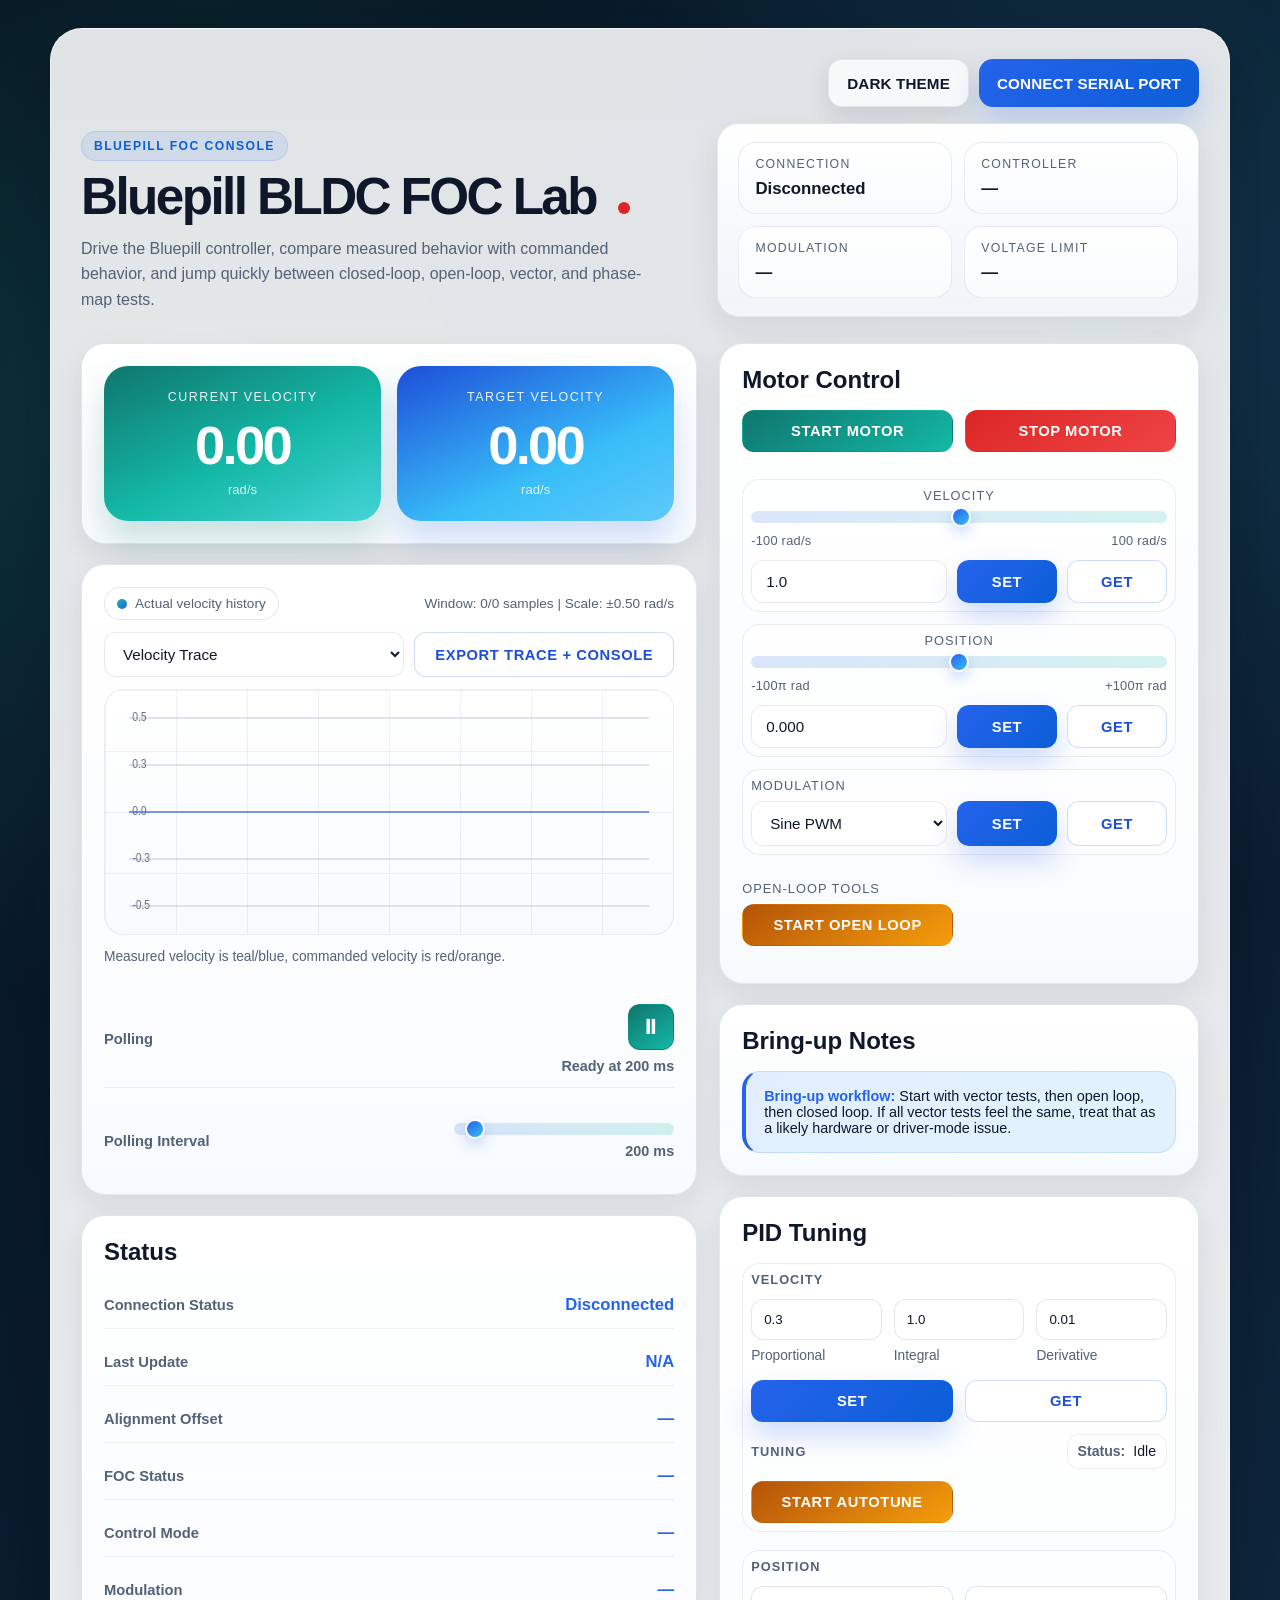
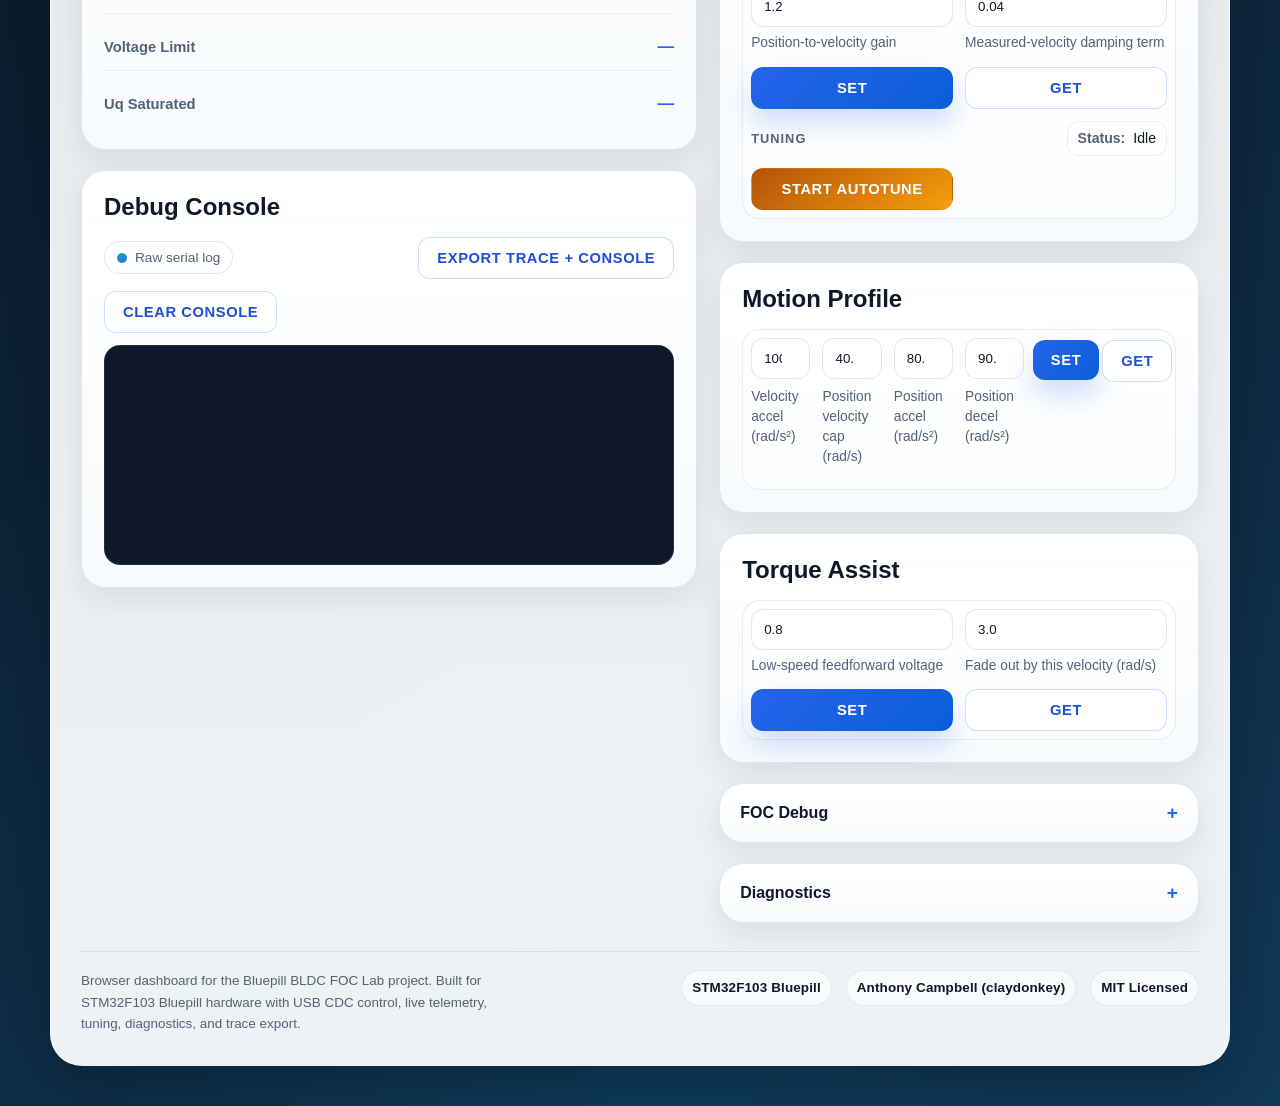
<file: app.html>
<!DOCTYPE html>
<!--
SPDX-License-Identifier: MIT
Copyright (c) 2026 Anthony Campbell (claydonkey)
-->
<html lang="en">

<head>
    <meta charset="UTF-8">
    <meta name="viewport" content="width=device-width, initial-scale=1.0">
    <title>Bluepill BLDC FOC Lab</title>
    <style>
        * {
            margin: 0;
            padding: 0;
            box-sizing: border-box;
        }

        :root {
            --bg-1: #06131f;
            --bg-2: #0b1e30;
            --bg-3: #113553;
            --panel: rgba(248, 250, 252, 0.92);
            --panel-soft: #f8fbfd;
            --panel-strong: rgba(255, 255, 255, 0.98);
            --text: #0f172a;
            --muted: #526277;
            --border: rgba(148, 163, 184, 0.26);
            --accent: #0f766e;
            --accent-2: #2563eb;
            --accent-3: #0b5ed7;
            --surface-button: #334155;
            --danger: #dc2626;
            --success: #0f766e;
            --shadow: 0 24px 70px rgba(3, 10, 20, 0.35);
            --shadow-soft: 0 12px 30px rgba(15, 23, 42, 0.08);
            --container-bg: linear-gradient(180deg, rgba(255, 255, 255, 0.88) 0%, rgba(248, 250, 252, 0.96) 100%);
            --container-border: rgba(255, 255, 255, 0.45);
            --hero-card-bg: linear-gradient(180deg, rgba(255, 255, 255, 0.98) 0%, rgba(241, 245, 249, 0.95) 100%);
            --hero-card-border: rgba(148, 163, 184, 0.22);
            --hero-stat-bg: linear-gradient(180deg, #ffffff 0%, #f8fafc 100%);
            --hero-stat-border: rgba(148, 163, 184, 0.18);
            --eyebrow-bg: rgba(37, 99, 235, 0.09);
            --eyebrow-border: rgba(37, 99, 235, 0.14);
            --footer-chip-bg: rgba(255, 255, 255, 0.6);
            --footer-chip-border: rgba(148, 163, 184, 0.2);
            --toolbar-button-bg: rgba(255, 255, 255, 0.72);
            --toolbar-button-border: rgba(148, 163, 184, 0.22);
            --toolbar-button-text: var(--text);
            --btn-query-bg: rgba(255, 255, 255, 0.92);
            --btn-query-border: rgba(37, 99, 235, 0.22);
            --btn-query-text: #1d4ed8;
            --btn-query-shadow: rgba(37, 99, 235, 0.12);
            --plot-badge-bg: rgba(255, 255, 255, 0.9);
            --plot-frame-bg: linear-gradient(180deg, #ffffff 0%, #f8fafc 100%);
            --plot-frame-border: rgba(148, 163, 184, 0.18);
            --plot-grid: rgba(148, 163, 184, 0.14);
            --plot-axis: rgba(148, 163, 184, 0.55);
            --plot-zero: rgba(37, 99, 235, 0.75);
            --plot-label: rgba(82, 98, 119, 0.92);
            --field-bg: rgba(255, 255, 255, 0.96);
            --field-border: rgba(148, 163, 184, 0.22);
            --debug-item-bg: rgba(255, 255, 255, 0.96);
            --debug-item-border: rgba(148, 163, 184, 0.18);
            --info-box-bg: linear-gradient(145deg, rgba(219, 234, 254, 0.8) 0%, rgba(224, 242, 254, 0.95) 100%);
            --info-box-border: rgba(37, 99, 235, 0.14);
            --subpanel-bg: rgba(255, 255, 255, 0.58);
            --subpanel-border: rgba(148, 163, 184, 0.2);
        }

        :root[data-theme="dark"] {
            --bg-1: #030712;
            --bg-2: #0b1120;
            --bg-3: #10233f;
            --panel: rgba(15, 23, 42, 0.92);
            --panel-soft: rgba(15, 23, 42, 0.96);
            --panel-strong: rgba(17, 24, 39, 0.98);
            --text: #e2e8f0;
            --muted: #9fb0c7;
            --border: rgba(148, 163, 184, 0.18);
            --shadow: 0 24px 70px rgba(2, 6, 23, 0.58);
            --shadow-soft: 0 12px 30px rgba(2, 6, 23, 0.32);
            --container-bg: linear-gradient(180deg, rgba(9, 14, 24, 0.92) 0%, rgba(13, 20, 34, 0.96) 100%);
            --container-border: rgba(148, 163, 184, 0.14);
            --hero-card-bg: linear-gradient(180deg, rgba(15, 23, 42, 0.96) 0%, rgba(20, 31, 52, 0.96) 100%);
            --hero-card-border: rgba(148, 163, 184, 0.16);
            --hero-stat-bg: linear-gradient(180deg, rgba(17, 24, 39, 0.98) 0%, rgba(15, 23, 42, 0.98) 100%);
            --hero-stat-border: rgba(148, 163, 184, 0.14);
            --eyebrow-bg: rgba(37, 99, 235, 0.16);
            --eyebrow-border: rgba(96, 165, 250, 0.24);
            --footer-chip-bg: rgba(15, 23, 42, 0.82);
            --footer-chip-border: rgba(148, 163, 184, 0.16);
            --toolbar-button-bg: rgba(15, 23, 42, 0.86);
            --toolbar-button-border: rgba(148, 163, 184, 0.16);
            --toolbar-button-text: #e2e8f0;
            --btn-query-bg: rgba(15, 23, 42, 0.94);
            --btn-query-border: rgba(96, 165, 250, 0.28);
            --btn-query-text: #93c5fd;
            --btn-query-shadow: rgba(96, 165, 250, 0.14);
            --plot-badge-bg: rgba(15, 23, 42, 0.92);
            --plot-frame-bg: linear-gradient(180deg, rgba(8, 14, 26, 0.98) 0%, rgba(12, 20, 36, 0.98) 100%);
            --plot-frame-border: rgba(148, 163, 184, 0.16);
            --plot-grid: rgba(148, 163, 184, 0.11);
            --plot-axis: rgba(148, 163, 184, 0.4);
            --plot-zero: rgba(96, 165, 250, 0.72);
            --plot-label: rgba(159, 176, 199, 0.92);
            --field-bg: rgba(15, 23, 42, 0.96);
            --field-border: rgba(148, 163, 184, 0.16);
            --debug-item-bg: rgba(15, 23, 42, 0.96);
            --debug-item-border: rgba(148, 163, 184, 0.16);
            --info-box-bg: linear-gradient(145deg, rgba(10, 25, 47, 0.92) 0%, rgba(15, 32, 58, 0.96) 100%);
            --info-box-border: rgba(96, 165, 250, 0.18);
            --subpanel-bg: rgba(15, 23, 42, 0.54);
            --subpanel-border: rgba(148, 163, 184, 0.14);
        }

        body {
            font-family: 'Segoe UI Variable', 'Segoe UI', 'Trebuchet MS', sans-serif;
            background:
                radial-gradient(circle at 15% 15%, rgba(45, 212, 191, 0.18), transparent 24%),
                radial-gradient(circle at 85% 10%, rgba(56, 189, 248, 0.18), transparent 24%),
                radial-gradient(circle at 50% 100%, rgba(14, 165, 233, 0.12), transparent 32%),
                linear-gradient(145deg, var(--bg-1) 0%, var(--bg-2) 48%, var(--bg-3) 100%);
            min-height: 100vh;
            display: flex;
            justify-content: center;
            padding: 28px 18px 40px;
            color: var(--text);
            transition: background 0.25s ease, color 0.25s ease;
        }

        .container {
            position: relative;
            background: var(--container-bg);
            backdrop-filter: blur(24px);
            border-radius: 32px;
            box-shadow: var(--shadow);
            padding: 30px;
            max-width: 1180px;
            width: 100%;
            border: 1px solid var(--container-border);
            transition: background 0.25s ease, border-color 0.25s ease, box-shadow 0.25s ease;
        }

        h1 {
            color: var(--text);
            font-size: clamp(2.1rem, 4vw, 3.35rem);
            line-height: 0.95;
            letter-spacing: -0.05em;
        }

        h2,
        h3 {
            color: var(--text);
        }

        .hero {
            display: grid;
            grid-template-columns: 1.22fr 0.95fr;
            gap: 18px;
            align-items: stretch;
            margin-bottom: 26px;
        }

        .hero-copy {
            max-width: 100%;
            padding: 8px 0 0;
        }

        .eyebrow {
            display: inline-flex;
            align-items: center;
            gap: 8px;
            margin-bottom: 12px;
            padding: 7px 12px;
            border-radius: 999px;
            background: var(--eyebrow-bg);
            border: 1px solid var(--eyebrow-border);
            color: var(--accent-3);
            font-size: 0.76rem;
            font-weight: 700;
            letter-spacing: 0.12em;
            text-transform: uppercase;
        }

        .hero-copy p {
            margin-top: 14px;
            color: var(--muted);
            font-size: 1rem;
            line-height: 1.6;
            max-width: 64ch;
        }

        .hero-status {
            display: grid;
            gap: 12px;
            align-content: start;
            width: 100%;
            justify-self: stretch;
        }

        .hero-card {
            padding: 18px 20px;
            border-radius: 22px;
            background: var(--hero-card-bg);
            border: 1px solid var(--hero-card-border);
            box-shadow: var(--shadow-soft);
        }

        .hero-card-grid {
            display: grid;
            grid-template-columns: repeat(2, minmax(0, 1fr));
            gap: 12px;
        }

        .hero-stat {
            padding: 14px 16px;
            border-radius: 18px;
            background: var(--hero-stat-bg);
            border: 1px solid var(--hero-stat-border);
        }

        .hero-stat-label {
            color: var(--muted);
            font-size: 0.77rem;
            text-transform: uppercase;
            letter-spacing: 0.1em;
            margin-bottom: 8px;
        }

        .hero-stat-value {
            font-weight: 800;
            font-size: 1.05rem;
            color: var(--text);
        }

        .page-grid {
            display: grid;
            grid-template-columns: 1.22fr 0.95fr;
            gap: 22px;
        }

        .left-column,
        .right-column {
            display: grid;
            gap: 20px;
            align-content: start;
        }

        .panel {
            background: linear-gradient(180deg, var(--panel-strong) 0%, var(--panel-soft) 100%);
            border: 1px solid var(--border);
            border-radius: 24px;
            padding: 22px;
            box-shadow: var(--shadow-soft);
        }

        .app-footer {
            margin-top: 28px;
            padding-top: 18px;
            border-top: 1px solid rgba(148, 163, 184, 0.24);
            display: flex;
            justify-content: space-between;
            align-items: flex-start;
            gap: 18px;
            flex-wrap: wrap;
            color: var(--muted);
            font-size: 0.84rem;
            line-height: 1.6;
        }

        .footer-copy {
            max-width: 60ch;
        }

        .footer-meta {
            display: flex;
            gap: 10px 14px;
            flex-wrap: wrap;
            justify-content: flex-end;
        }

        .footer-chip {
            display: inline-flex;
            align-items: center;
            padding: 6px 10px;
            border-radius: 999px;
            background: var(--footer-chip-bg);
            border: 1px solid var(--footer-chip-border);
            color: var(--text);
            font-weight: 600;
            letter-spacing: 0.01em;
        }

        .collapsible {
            padding: 0;
            overflow: hidden;
        }

        .collapsible details {
            width: 100%;
        }

        .collapsible summary {
            list-style: none;
            cursor: pointer;
            padding: 18px 20px;
            font-weight: 700;
            color: var(--text);
            display: flex;
            align-items: center;
            justify-content: space-between;
            gap: 12px;
        }

        .collapsible summary::-webkit-details-marker {
            display: none;
        }

        .collapsible summary::after {
            content: "+";
            font-size: 1.2rem;
            color: var(--accent-2);
        }

        .collapsible details[open] summary::after {
            content: "−";
        }

        .collapsible-body {
            padding: 0 20px 20px;
        }

        .status-item {
            display: flex;
            justify-content: space-between;
            align-items: center;
            margin-bottom: 10px;
            padding: 13px 0;
            border-bottom: 1px solid rgba(148, 163, 184, 0.16);
        }

        .status-item:last-child {
            border-bottom: none;
            margin-bottom: 0;
        }

        .status-item-controls {
            display: flex;
            flex-direction: column;
            align-items: flex-end;
            gap: 8px;
            min-width: 220px;
        }

        .status-inline-value {
            font-size: 0.9rem;
            font-weight: 700;
            color: var(--muted);
        }

        .status-inline-button {
            min-width: 0;
            width: 46px;
            height: 46px;
            padding: 0;
            display: inline-flex;
            align-items: center;
            justify-content: center;
            border-radius: 12px;
            font-size: 1.3rem;
            font-weight: 700;
            line-height: 1;
        }

        .status-inline-button.polling-live {
            background: linear-gradient(145deg, #0f766e 0%, #14b8a6 100%);
            color: white;
            border: 1px solid rgba(15, 118, 110, 0.5);
        }

        .status-inline-button.polling-live:hover {
            box-shadow: 0 10px 20px rgba(15, 118, 110, 0.24);
        }

        .status-inline-button.polling-paused {
            background: linear-gradient(145deg, #dc2626 0%, #ef4444 100%);
            color: white;
            border: 1px solid rgba(220, 38, 38, 0.5);
        }

        .status-inline-button.polling-paused:hover {
            box-shadow: 0 10px 20px rgba(239, 68, 68, 0.24);
        }

        .status-label {
            font-weight: 600;
            color: var(--muted);
            font-size: 0.92rem;
        }

        .status-value {
            font-size: 1.04rem;
            font-weight: 800;
            color: var(--accent-2);
            min-width: 100px;
            text-align: right;
        }

        .connection-status {
            display: inline-block;
            width: 12px;
            height: 12px;
            border-radius: 50%;
            margin-left: 10px;
            animation: pulse 2s infinite;
        }

        .connected {
            background-color: #16a34a;
        }

        .disconnected {
            background-color: var(--danger);
            animation: none;
        }

        @keyframes pulse {

            0%,
            100% {
                opacity: 1;
            }

            50% {
                opacity: 0.5;
            }
        }

        .gauge-container {
            display: grid;
            grid-template-columns: 1fr 1fr;
            gap: 16px;
        }

        .gauge {
            background: linear-gradient(155deg, #0f766e 0%, #14b8a6 55%, #67e8f9 130%);
            border-radius: 24px;
            padding: 24px 22px;
            color: white;
            text-align: center;
            box-shadow: 0 18px 32px rgba(15, 118, 110, 0.2);
        }

        .gauge.target {
            background: linear-gradient(155deg, #1d4ed8 0%, #38bdf8 62%, #7dd3fc 130%);
            box-shadow: 0 18px 32px rgba(37, 99, 235, 0.2);
        }

        .gauge-label {
            font-size: 0.78rem;
            opacity: 0.9;
            margin-bottom: 10px;
            text-transform: uppercase;
            letter-spacing: 0.12em;
        }

        .gauge-value {
            font-size: clamp(2.4rem, 5vw, 3.4rem);
            font-weight: bold;
            margin-bottom: 5px;
            letter-spacing: -0.05em;
        }

        .gauge-unit {
            font-size: 0.82rem;
            opacity: 0.8;
        }

        .panel-header {
            display: flex;
            justify-content: space-between;
            align-items: center;
            gap: 12px;
            margin-bottom: 16px;
        }

        .button-group {
            display: grid;
            grid-template-columns: 1fr 1fr;
            gap: 12px;
            margin-bottom: 15px;
        }

        button {
            padding: 12px 18px;
            font-size: 0.92rem;
            font-weight: 600;
            border: 1px solid transparent;
            border-radius: 12px;
            cursor: pointer;
            transition: transform 0.18s ease, box-shadow 0.18s ease, opacity 0.18s ease, border-color 0.18s ease;
            text-transform: uppercase;
            letter-spacing: 0.04em;
        }

        button:hover {
            transform: translateY(-1px);
        }

        .btn-start {
            background: linear-gradient(145deg, #0f766e 0%, #14b8a6 100%);
            color: white;
        }

        .btn-start:hover {
            box-shadow: 0 10px 20px rgba(15, 118, 110, 0.24);
        }

        .btn-stop {
            background: linear-gradient(145deg, #dc2626 0%, #ef4444 100%);
            color: white;
        }

        .btn-stop:hover {
            box-shadow: 0 10px 20px rgba(220, 38, 38, 0.22);
        }

        .input-group {
            display: flex;
            align-items: stretch;
            gap: 10px;
        }

        .input-group input,
        .input-group select {
            flex: 1;
            padding: 12px 14px;
            border: 1px solid rgba(148, 163, 184, 0.22);
            background: rgba(255, 255, 255, 0.96);
            border-radius: 12px;
            font-size: 0.95rem;
            transition: border-color 0.2s ease, box-shadow 0.2s ease;
            color: var(--text);
        }

        .input-group input:focus,
        .input-group select:focus {
            outline: none;
            border-color: var(--accent-2);
            box-shadow: 0 0 0 3px rgba(37, 99, 235, 0.12);
        }

        .input-group button {
            padding: 12px 20px;
            min-width: 100px;
        }

        .range-stack {
            display: grid;
            gap: 10px;
        }

        .range-input {
            width: 100%;
            height: 12px;
            appearance: none;
            border-radius: 999px;
            background: linear-gradient(90deg, rgba(37, 99, 235, 0.16) 0%, rgba(20, 184, 166, 0.18) 100%);
            outline: none;
        }

        .range-input::-webkit-slider-thumb {
            appearance: none;
            width: 20px;
            height: 20px;
            border-radius: 50%;
            background: linear-gradient(145deg, var(--accent-2) 0%, #38bdf8 100%);
            border: 2px solid #fff;
            box-shadow: 0 6px 14px rgba(37, 99, 235, 0.24);
            cursor: pointer;
        }

        .range-input::-moz-range-thumb {
            width: 20px;
            height: 20px;
            border-radius: 50%;
            background: linear-gradient(145deg, var(--accent-2) 0%, #38bdf8 100%);
            border: 2px solid #fff;
            box-shadow: 0 6px 14px rgba(37, 99, 235, 0.24);
            cursor: pointer;
        }

        .range-meta {
            display: flex;
            justify-content: space-between;
            align-items: center;
            color: var(--muted);
            font-size: 0.8rem;
            letter-spacing: 0.02em;
        }

        .btn-primary {
            border: none;
            background: linear-gradient(135deg, var(--accent-2) 0%, var(--accent-3) 100%);
            color: white;
            box-shadow: 0 14px 28px rgba(37, 99, 235, 0.22);
        }

        .btn-primary:hover {
            transform: translateY(-1px);
            box-shadow: 0 16px 30px rgba(37, 99, 235, 0.28);
            filter: saturate(1.04);
        }

        .btn-primary:active {
            transform: translateY(0);
        }

        .btn-secondary {
            background: var(--btn-query-bg);
            color: var(--btn-query-text);
            border: 1px solid var(--btn-query-border);
        }

        .btn-secondary:hover {
            box-shadow: 0 10px 20px var(--btn-query-shadow);
        }

        .btn-accent {
            background: linear-gradient(145deg, var(--accent) 0%, #14b8a6 100%);
            color: white;
        }

        .btn-accent:hover {
            box-shadow: 0 10px 20px rgba(15, 118, 110, 0.22);
        }

        .btn-warm {
            background: linear-gradient(145deg, #b45309 0%, #f59e0b 100%);
            color: white;
        }

        .btn-warm:hover {
            box-shadow: 0 10px 20px rgba(180, 83, 9, 0.22);
        }

        .btn-outline {
            background: white;
            color: var(--accent-3);
            border: 1px solid rgba(37, 99, 235, 0.25);
        }

        .btn-outline:hover {
            box-shadow: 0 10px 20px rgba(37, 99, 235, 0.12);
        }

        .info-box {
            background: var(--info-box-bg);
            border: 1px solid var(--info-box-border);
            border-left: 4px solid var(--accent-2);
            border-radius: 18px;
            padding: 16px 18px;
            font-size: 0.9em;
            color: var(--text);
        }

        .info-box strong {
            color: var(--accent-2);
        }

        .debug-grid {
            display: grid;
            grid-template-columns: repeat(auto-fit, minmax(200px, 1fr));
            gap: 12px;
        }

        .debug-item {
            display: flex;
            justify-content: space-between;
            align-items: center;
            gap: 10px;
            padding: 11px 13px;
            background: var(--debug-item-bg);
            border-radius: 14px;
            border: 1px solid var(--debug-item-border);
        }

        .section-break {
            margin-top: 20px !important;
        }

        .control-subpanel {
            background: var(--subpanel-bg);
            border: 1px solid var(--subpanel-border);
            border-radius: 18px;
            padding: 8px;
        }

        .control-subpanel .stack-label:first-child {
            margin-top: 0 !important;
        }

        .subpanel-header {
            display: flex;
            justify-content: space-between;
            align-items: center;
            gap: 12px;
            flex-wrap: wrap;
        }

        .subpanel-title {
            font-size: 0.8rem;
            text-transform: uppercase;
            letter-spacing: 0.08em;
            color: var(--muted);
            font-weight: 700;
        }

        .subpanel-status {
            display: inline-flex;
            align-items: center;
            gap: 8px;
            padding: 8px 10px;
            border-radius: 12px;
            background: var(--debug-item-bg);
            border: 1px solid var(--debug-item-border);
            color: var(--text);
            font-size: 0.88rem;
            line-height: 1.2;
        }

        .subpanel-status strong {
            color: var(--muted);
            font-weight: 600;
        }

        .debug-label {
            font-weight: 500;
            color: var(--muted);
            font-size: 0.9rem;
        }

        .debug-value {
            font-family: 'Consolas', 'Courier New', monospace;
            font-weight: bold;
            color: var(--accent);
            font-size: 0.9em;
            text-align: right;
        }

        .control-stack {
            display: grid;
            gap: 12px;
        }

        .stack-label {
            font-size: 0.8rem;
            text-transform: uppercase;
            letter-spacing: 0.08em;
            color: var(--muted);
            margin-bottom: -4px;
        }

        .subtle-note {
            color: var(--muted);
            font-size: 0.86rem;
            line-height: 1.45;
        }

        .plot-panel {
            display: grid;
            gap: 12px;
        }

        .plot-meta {
            display: flex;
            justify-content: space-between;
            align-items: center;
            gap: 12px;
            flex-wrap: wrap;
            color: var(--muted);
            font-size: 0.85rem;
        }

        .plot-badge {
            display: inline-flex;
            align-items: center;
            gap: 8px;
            padding: 8px 12px;
            background: var(--plot-badge-bg);
            border: 1px solid var(--border);
            border-radius: 999px;
        }

        .plot-badge-dot {
            width: 10px;
            height: 10px;
            border-radius: 50%;
            background: linear-gradient(145deg, #14b8a6 0%, #2563eb 100%);
        }

        .plot-frame {
            position: relative;
            background: var(--plot-frame-bg);
            border: 1px solid var(--plot-frame-border);
            border-radius: 20px;
            padding: 12px;
            overflow: hidden;
        }

        .plot-frame::before {
            content: "";
            position: absolute;
            inset: 0;
            background:
                linear-gradient(to right, var(--plot-grid) 1px, transparent 1px),
                linear-gradient(to bottom, var(--plot-grid) 1px, transparent 1px);
            background-size: 12.5% 25%;
            pointer-events: none;
        }

        .plot-canvas {
            position: relative;
            display: block;
            width: 100%;
            height: 220px;
            border-radius: 12px;
        }

        select,
        input[type="number"],
        input[type="text"],
        textarea {
            background: var(--field-bg);
            color: var(--text);
            border-color: var(--field-border);
        }

        :root[data-theme="dark"] select,
        :root[data-theme="dark"] input[type="number"],
        :root[data-theme="dark"] input[type="text"],
        :root[data-theme="dark"] textarea {
            background: var(--field-bg) !important;
            color: var(--text) !important;
            border: 1px solid var(--field-border) !important;
            box-shadow: none;
        }

        :root[data-theme="dark"] select option {
            background: #0f172a;
            color: #e2e8f0;
        }

        :root[data-theme="dark"] input::placeholder,
        :root[data-theme="dark"] textarea::placeholder {
            color: var(--muted);
            opacity: 1;
        }

        .debug-console {
            display: grid;
            gap: 12px;
        }

        .debug-console-frame {
            background: #0f172a;
            color: #dbeafe;
            border: 1px solid rgba(148, 163, 184, 0.18);
            border-radius: 16px;
            padding: 12px;
            min-height: 220px;
            max-height: 320px;
            overflow: auto;
            font: 12px/1.45 Consolas, "Courier New", monospace;
        }

        .debug-console-line {
            margin: 0 0 6px;
            white-space: pre-wrap;
            word-break: break-word;
        }

        .debug-console-line:last-child {
            margin-bottom: 0;
        }

        .debug-console-rx {
            color: #93c5fd;
        }

        .debug-console-tx {
            color: #86efac;
        }

        .debug-console-sys {
            color: #fcd34d;
        }

        .debug-console-err {
            color: #fca5a5;
        }


        .toolbar-slot {
            display: flex;
            gap: 10px;
            flex-wrap: wrap;
            justify-content: flex-end;
            margin-bottom: 16px;
        }

        .connect-button {
            display: inline-flex;
            align-items: center;
            justify-content: center;
            gap: 10px;
            min-height: 48px;
            padding: 0 18px;
            border-radius: 14px;
            font-size: 0.95rem;
            font-weight: 700;
            letter-spacing: 0.01em;
            cursor: pointer;
            transition: transform 0.18s ease, box-shadow 0.18s ease, filter 0.18s ease, background 0.18s ease, border-color 0.18s ease, color 0.18s ease;
        }

        .connect-button {
            display: inline-flex;
            border: none;
            background: linear-gradient(135deg, var(--accent-2) 0%, var(--accent-3) 100%);
            color: #fff;
            box-shadow: 0 14px 28px rgba(37, 99, 235, 0.22);
        }

        .connect-button:hover {
            transform: translateY(-1px);
            box-shadow: 0 16px 30px rgba(37, 99, 235, 0.28);
            filter: saturate(1.04);
        }

        .connect-button:active {
            transform: translateY(0);
        }

        .toolbar-button {
            border: 1px solid var(--toolbar-button-border);
            background: var(--toolbar-button-bg);
            color: var(--toolbar-button-text);
            box-shadow: 0 10px 24px rgba(15, 23, 42, 0.12);
        }

        .toolbar-button:hover {
            transform: translateY(-1px);
            box-shadow: 0 12px 26px rgba(15, 23, 42, 0.18);
            filter: none;
        }

        .toolbar-button:active {
            transform: translateY(0);
        }

        .dfu-button {
            border: 1px solid rgba(220, 38, 38, 0.24);
            background: linear-gradient(135deg, #dc2626 0%, #f97316 100%);
            color: #fff;
            box-shadow: 0 12px 24px rgba(220, 38, 38, 0.2);
        }

        .dfu-button:hover {
            transform: translateY(-1px);
            box-shadow: 0 14px 28px rgba(220, 38, 38, 0.28);
            filter: saturate(1.03);
        }

        @media (max-width: 920px) {
            .hero {
                grid-template-columns: 1fr;
            }

            .page-grid {
                grid-template-columns: 1fr;
            }

            .hero-status {
                width: 100%;
                justify-self: stretch;
            }

        }

        @media (max-width: 640px) {
            .container {
                padding: 18px;
                border-radius: 20px;
            }

            .hero {
                flex-direction: column;
            }

            .gauge-container,
            .button-group,
            .debug-grid,
            .hero-card-grid {
                grid-template-columns: 1fr;
            }

            .input-group {
                flex-direction: column;
            }

            .toolbar-slot {
                margin-bottom: 12px;
            }
        }
    </style>
</head>

<body>
    <div class="container">
        <div class="toolbar-slot" id="toolbarSlot"></div>
        <div class="hero">
            <div class="hero-copy">
                <div class="eyebrow">Bluepill FOC Console</div>
                <h1>
                    Bluepill BLDC FOC Lab
                    <span class="connection-status disconnected" id="connectionStatus"></span>
                </h1>
                <p>Drive the Bluepill controller, compare measured behavior with commanded behavior, and jump quickly
                    between closed-loop, open-loop, vector, and phase-map tests.</p>
            </div>
            <div class="hero-status">
                <div class="hero-card">
                    <div class="hero-card-grid">
                        <div class="hero-stat">
                            <div class="hero-stat-label">Connection</div>
                            <div class="hero-stat-value" id="heroConnection">Disconnected</div>
                        </div>
                        <div class="hero-stat">
                            <div class="hero-stat-label">Controller</div>
                            <div class="hero-stat-value" id="heroMode">—</div>
                        </div>
                        <div class="hero-stat">
                            <div class="hero-stat-label">Modulation</div>
                            <div class="hero-stat-value" id="heroModulation">—</div>
                        </div>
                        <div class="hero-stat">
                            <div class="hero-stat-label">Voltage Limit</div>
                            <div class="hero-stat-value" id="heroVoltageLimit">—</div>
                        </div>
                    </div>
                </div>
            </div>
        </div>

        <div class="page-grid">
            <div class="left-column">
                <div class="panel">
                    <div class="gauge-container">
                        <div class="gauge">
                            <div class="gauge-label">Current Velocity</div>
                            <div class="gauge-value" id="velocity">0.00</div>
                            <div class="gauge-unit">rad/s</div>
                        </div>
                        <div class="gauge target">
                            <div class="gauge-label">Target Velocity</div>
                            <div class="gauge-value" id="targetVelocity">0.00</div>
                            <div class="gauge-unit">rad/s</div>
                        </div>
                    </div>
                </div>

                <div class="panel">
                    <div class="plot-panel">
                        <div class="plot-meta">
                            <span class="plot-badge">
                                <span class="plot-badge-dot"></span>
                                <span>Actual velocity history</span>
                            </span>
                            <span id="tracePlotMeta">Window: 0 samples | Scale: ±0.50 rad/s</span>
                        </div>
                        <div class="input-group">
                            <select id="traceModeSelect" onchange="setTraceMode()">
                                <option value="velocity" selected>Velocity Trace</option>
                                <option value="position">Position Trace</option>
                            </select>
                            <button class="btn-secondary" onclick="exportTraceData()">Export Trace + Console</button>
                        </div>
                        <div class="plot-frame">
                            <canvas id="tracePlot" class="plot-canvas" width="640" height="220"></canvas>
                        </div>
                        <div class="subtle-note" id="tracePlotNote">
                            Rolling trace of measured velocity from FOC telemetry.
                        </div>
                        <div class="status-item" style="margin-top: 12px;">
                            <span class="status-label">Polling</span>
                            <div class="status-item-controls">
                                <button class="btn-secondary status-inline-button" id="pollingToggleBtn"
                                    onclick="toggleTelemetryPolling()">⏸</button>
                                <span class="status-inline-value" id="pollingStateLabel">Live at 200 ms</span>
                            </div>
                        </div>
                        <div class="status-item">
                            <span class="status-label">Polling Interval</span>
                            <div class="status-item-controls">
                                <input type="range" id="pollingSlider" class="range-input" min="100" max="2000" step="50"
                                    value="200" oninput="updateTelemetryPollingInterval(this.value)">
                                <span class="status-inline-value" id="pollingIntervalValue">200 ms</span>
                            </div>
                        </div>
                    </div>
                </div>

                <div class="panel">
                    <div class="panel-header">
                        <h2>Status</h2>
                    </div>
                    <div class="status-item">
                        <span class="status-label">Connection Status</span>
                        <span class="status-value" id="connectionText">Disconnected</span>
                    </div>
                    <div class="status-item">
                        <span class="status-label">Last Update</span>
                        <span class="status-value" id="lastUpdate">N/A</span>
                    </div>
                    <div class="status-item">
                        <span class="status-label">Alignment Offset</span>
                        <span class="status-value" id="alignmentOffset">—</span>
                    </div>
                    <div class="status-item">
                        <span class="status-label">FOC Status</span>
                        <span class="status-value" id="focStatus">—</span>
                    </div>
                    <div class="status-item">
                        <span class="status-label">Control Mode</span>
                        <span class="status-value" id="controlMode">—</span>
                    </div>
                    <div class="status-item">
                        <span class="status-label">Modulation</span>
                        <span class="status-value" id="modulationStatus">—</span>
                    </div>
                    <div class="status-item">
                        <span class="status-label">Voltage Limit</span>
                        <span class="status-value" id="voltageLimitStatus">—</span>
                    </div>
                    <div class="status-item">
                        <span class="status-label">Uq Saturated</span>
                        <span class="status-value" id="uqSaturatedStatus">—</span>
                    </div>
                </div>

                <div class="panel">
                    <div class="panel-header">
                        <h2>Debug Console</h2>
                    </div>
                    <div class="debug-console">
                        <div class="plot-meta">
                            <span class="plot-badge">
                                <span class="plot-badge-dot"></span>
                                <span>Raw serial log</span>
                            </span>
                            <button class="btn-secondary" onclick="exportTraceData()">Export Trace + Console</button>
                            <button class="btn-secondary" onclick="clearDebugConsole()">Clear Console</button>
                        </div>
                        <div class="debug-console-frame" id="debugConsole"></div>
                    </div>
                </div>

            </div>

            <div class="right-column">
                <div class="panel">
                    <div class="panel-header">
                        <h2>Motor Control</h2>
                    </div>
                    <div class="control-stack">
                        <div class="button-group">
                            <button class="btn-start" onclick="sendCommand('START')">Start Motor</button>
                            <button class="btn-stop" onclick="sendCommand('STOP')">Stop Motor</button>
                        </div>

                        <div class="control-subpanel">
                            <div class="stack-label" style="margin-bottom: 8px; text-align: center;">Velocity</div>
                            <div class="range-stack" style="margin-bottom: 12px;">
                                <input type="range" id="velocitySlider" class="range-input" min="-100" max="100" step="0.1"
                                    value="1.0" oninput="syncVelocityFromSlider()">
                                <div class="range-meta">
                                    <span>-100 rad/s</span>
                                    <span>100 rad/s</span>
                                </div>
                            </div>
                            <div class="input-group">
                                <input type="number" id="velocityInput" placeholder="Enter target velocity (rad/s)"
                                    step="0.1" min="-100" max="100" value="1.0" oninput="syncVelocityFromInput()">
                                <button class="btn-primary" onclick="setVelocity()">Set</button>
                                <button class="btn-secondary" onclick="getVelocity()">Get</button>
                            </div>
                        </div>

                        <div class="control-subpanel">
                            <div class="stack-label" style="margin-bottom: 8px; text-align: center;">Position</div>
                            <div class="range-stack" style="margin-bottom: 12px;">
                                <input type="range" id="positionSlider" class="range-input" min="-314.159" max="314.159" step="0.01"
                                    value="0.0" oninput="syncPositionFromSlider()">
                                <div class="range-meta">
                                    <span>-100π rad</span>
                                    <span>+100π rad</span>
                                </div>
                            </div>
                            <div class="input-group">
                                <input type="number" id="positionInput" placeholder="Enter target position (rad)"
                                    step="0.1" min="-314.159" max="314.159" value="0.0" oninput="syncPositionFromInput()">
                                <button class="btn-primary" onclick="setPosition()">Set</button>
                                <button class="btn-secondary" onclick="getPosition()">Get</button>
                            </div>
                        </div>

                        <div class="control-subpanel">
                            <div class="stack-label" style="margin-bottom: 8px;">Modulation</div>
                            <div class="input-group">
                                <select id="modulationSelect">
                                    <option value="SVPWM">SVPWM</option>
                                    <option value="SINE" selected>Sine PWM</option>
                                </select>
                                <button class="btn-primary" onclick="setModulation()">Set</button>
                                <button class="btn-secondary" onclick="getModulation()">Get</button>
                            </div>
                        </div>
                        <div class="stack-label" style="margin-top: 14px;">Open-Loop Tools</div>
                        <div class="button-group">
                            <button class="btn-warm" onclick="startOpenLoop()">Start Open
                                Loop</button>
                            <div></div>
                        </div>
                    </div>

                </div>

                <div class="panel">
                    <div class="panel-header">
                        <h2>Bring-up Notes</h2>
                    </div>
                    <div class="info-box">
                        <strong>Bring-up workflow:</strong> Start with vector tests, then open loop, then closed loop.
                        If all vector tests feel the same, treat that as a likely hardware or driver-mode issue.
                    </div>
                </div>

                <div class="panel">
                    <div class="panel-header">
                        <h2>PID Tuning</h2>
                    </div>
                    <div class="control-subpanel">
                        <div class="subpanel-title" style="margin-bottom: 12px;">Velocity</div>
                        <div class="debug-grid" style="margin-bottom: 14px; grid-template-columns: repeat(3, minmax(0, 1fr));">
                            <div>
                                <input type="number" id="kpInput" placeholder="Kp" step="0.1" min="0" max="5" value="0.3"
                                    style="width: 100%; padding: 12px; border: 1px solid var(--border); border-radius: 12px;">
                                <div class="subtle-note" style="margin-top: 6px;">Proportional</div>
                            </div>
                            <div>
                                <input type="number" id="kiInput" placeholder="Ki" step="0.1" min="0" max="10" value="1.0"
                                    style="width: 100%; padding: 12px; border: 1px solid var(--border); border-radius: 12px;">
                                <div class="subtle-note" style="margin-top: 6px;">Integral</div>
                            </div>
                            <div>
                                <input type="number" id="kdInput" placeholder="Kd" step="0.01" min="0" max="1" value="0.01"
                                    style="width: 100%; padding: 12px; border: 1px solid var(--border); border-radius: 12px;">
                                <div class="subtle-note" style="margin-top: 6px;">Derivative</div>
                            </div>
                        </div>
                        <div class="button-group" style="margin-bottom: 0;">
                            <button class="btn-primary" onclick="setPID()">Set</button>
                            <button class="btn-secondary" onclick="getPID()">Get</button>
                        </div>
                        <div class="subpanel-header" style="margin-top: 12px;">
                            <div class="subpanel-title">Tuning</div>
                            <div class="subpanel-status">
                                <strong>Status:</strong>
                                <span id="autotuneStatus">Idle</span>
                            </div>
                        </div>
                        <div class="button-group" style="margin-top: 12px; margin-bottom: 0;">
                            <button class="btn-warm" onclick="startAutotune()">Start Autotune</button>
                            <div></div>
                        </div>
                    </div>
                    <div class="control-subpanel" style="margin-top: 18px;">
                        <div class="subpanel-title" style="margin-bottom: 12px;">Position</div>
                        <div class="debug-grid" style="margin-bottom: 14px; grid-template-columns: repeat(2, minmax(0, 1fr));">
                            <div>
                                <input type="number" id="posKpInput" placeholder="Position Gain" step="0.1" min="0" max="50" value="1.2"
                                    style="width: 100%; padding: 12px; border: 1px solid var(--border); border-radius: 12px;">
                                <div class="subtle-note" style="margin-top: 6px;">Position-to-velocity gain</div>
                            </div>
                            <div>
                                <input type="number" id="posKdInput" placeholder="Velocity Damping" step="0.01" min="0" max="5" value="0.04"
                                    style="width: 100%; padding: 12px; border: 1px solid var(--border); border-radius: 12px;">
                                <div class="subtle-note" style="margin-top: 6px;">Measured-velocity damping term</div>
                            </div>
                        </div>
                        <div class="button-group" style="margin-bottom: 0;">
                            <button class="btn-primary" onclick="setPositionPID()">Set</button>
                            <button class="btn-secondary" onclick="getPositionPID()">Get</button>
                        </div>
                        <div class="subpanel-header" style="margin-top: 12px;">
                            <div class="subpanel-title">Tuning</div>
                            <div class="subpanel-status">
                                <strong>Status:</strong>
                                <span id="positionAutotuneStatus">Idle</span>
                            </div>
                        </div>
                        <div class="button-group" style="margin-top: 12px; margin-bottom: 0;">
                            <button class="btn-warm" onclick="startPositionAutotune()">Start Autotune</button>
                            <div></div>
                        </div>
                    </div>
                </div>

                <div class="panel">
                    <div class="panel-header">
                        <h2>Motion Profile</h2>
                    </div>
                    <div class="control-subpanel">
                        <div class="debug-grid" style="margin-bottom: 14px; grid-template-columns: repeat(6, minmax(0, 1fr)); align-items: start; row-gap: 16px;">
                            <div>
                                <input type="number" id="velocityRampInput" placeholder="Velocity Ramp" step="0.5" min="0.1"
                                    max="200" value="100.0"
                                    oninput="markDirty(this)"
                                    style="width: 100%; padding: 12px; border: 1px solid var(--border); border-radius: 12px;">
                                <div class="subtle-note" style="margin-top: 8px;">Velocity accel (rad/s²)</div>
                            </div>
                            <div>
                                <input type="number" id="positionVelocityLimitInput" placeholder="Position Velocity Limit"
                                    step="0.5" min="0.2" max="100" value="40.0"
                                    oninput="markDirty(this)"
                                    style="width: 100%; padding: 12px; border: 1px solid var(--border); border-radius: 12px;">
                                <div class="subtle-note" style="margin-top: 8px;">Position velocity cap (rad/s)</div>
                            </div>
                            <div>
                                <input type="number" id="positionAccelLimitInput" placeholder="Position Accel Limit"
                                    step="0.5" min="0.1" max="400" value="80.0"
                                    oninput="markDirty(this)"
                                    style="width: 100%; padding: 12px; border: 1px solid var(--border); border-radius: 12px;">
                                <div class="subtle-note" style="margin-top: 8px;">Position accel (rad/s²)</div>
                            </div>
                            <div>
                                <input type="number" id="positionDecelLimitInput" placeholder="Position Decel Limit"
                                    step="0.5" min="0.1" max="400" value="90.0"
                                    oninput="markDirty(this)"
                                    style="width: 100%; padding: 12px; border: 1px solid var(--border); border-radius: 12px;">
                                <div class="subtle-note" style="margin-top: 8px;">Position decel (rad/s²)</div>
                            </div>
                            <div style="display: flex; justify-content: center; padding-top: 2px;">
                                <button class="btn-primary" onclick="setMotionProfile()">Set</button>
                            </div>
                            <div style="display: flex; justify-content: center; padding-top: 2px;">
                                <button class="btn-secondary" onclick="getMotionProfile()">Get</button>
                            </div>
                        </div>
                    </div>
                </div>

                <div class="panel">
                    <div class="panel-header">
                        <h2>Torque Assist</h2>
                    </div>
                    <div class="control-subpanel">
                        <div class="debug-grid" style="margin-bottom: 14px; grid-template-columns: repeat(2, minmax(0, 1fr));">
                            <div>
                                <input type="number" id="feedforwardVoltageInput" placeholder="Feedforward Voltage"
                                    step="0.1" min="0" max="6" value="0.8"
                                    style="width: 100%; padding: 12px; border: 1px solid var(--border); border-radius: 12px;">
                                <div class="subtle-note" style="margin-top: 6px;">Low-speed feedforward voltage</div>
                            </div>
                            <div>
                                <input type="number" id="feedforwardFadeInput" placeholder="Fade Speed" step="0.1" min="0.1"
                                    max="20" value="3.0"
                                    style="width: 100%; padding: 12px; border: 1px solid var(--border); border-radius: 12px;">
                                    <div class="subtle-note" style="margin-top: 6px;">Fade out by this velocity (rad/s)</div>
                            </div>
                        </div>
                        <div class="button-group" style="margin-bottom: 0;">
                            <button class="btn-primary" onclick="setFeedforward()">Set</button>
                            <button class="btn-secondary" onclick="getFeedforward()">Get</button>
                        </div>
                    </div>
                </div>

                <div class="panel collapsible">
                    <details>
                        <summary>FOC Debug</summary>
                        <div class="collapsible-body">
                            <div class="stack-label" style="margin-bottom: 8px;">Bring-up Tools</div>
                            <div class="input-group" style="margin-bottom: 12px;">
                                <select id="vectorTestSelect">
                                    <option value="0">Vector 0</option>
                                    <option value="1">Vector 1</option>
                                    <option value="2">Vector 2</option>
                                    <option value="3">Vector 3</option>
                                    <option value="4">Vector 4</option>
                                    <option value="5">Vector 5</option>
                                </select>
                                <button class="btn-warm" onclick="startVectorTest()">Test
                                    Vector</button>
                            </div>
                            <div class="input-group" style="margin-bottom: 16px;">
                                <select id="phaseMapSelect">
                                    <option value="0" selected>Phase Map 0: A,B,C</option>
                                    <option value="1">Phase Map 1: A,C,B</option>
                                    <option value="2">Phase Map 2: B,A,C</option>
                                    <option value="3">Phase Map 3: B,C,A</option>
                                    <option value="4">Phase Map 4: C,A,B</option>
                                    <option value="5">Phase Map 5: C,B,A</option>
                                </select>
                                <button class="btn-primary" onclick="setPhaseMap()">Set</button>
                            </div>
                            <div class="control-subpanel" style="margin-bottom: 18px;">
                                <div class="stack-label" style="margin-bottom: 8px;">Low-Velocity Bias</div>
                                <div class="debug-grid" style="margin-bottom: 12px; grid-template-columns: repeat(2, minmax(0, 1fr));">
                                    <div>
                                        <input type="number" id="lowSpeedBiasVoltageInput" placeholder="Bias Voltage"
                                            step="0.05" min="0" max="6" value="0.35"
                                            style="width: 100%; padding: 12px; border: 1px solid var(--border); border-radius: 12px;">
                                        <div class="subtle-note" style="margin-top: 6px;">Extra low-speed torque bias (V)</div>
                                    </div>
                                    <div>
                                        <input type="number" id="lowSpeedBiasFadeInput" placeholder="Bias Fade Velocity"
                                            step="0.1" min="0.1" max="20" value="1.5"
                                            style="width: 100%; padding: 12px; border: 1px solid var(--border); border-radius: 12px;">
                                        <div class="subtle-note" style="margin-top: 6px;">Fade out by this velocity (rad/s)</div>
                                    </div>
                                </div>
                                <div class="button-group" style="margin-bottom: 0;">
                                    <button class="btn-primary" onclick="setLowSpeedBias()">Set</button>
                                    <button class="btn-secondary" onclick="getLowSpeedBias()">Get</button>
                                </div>
                            </div>
                            <div class="debug-grid">
                                <div class="debug-item">
                                    <span class="debug-label">Target Velocity:</span>
                                    <span class="debug-value" id="debugTarget">—</span>
                                </div>
                                <div class="debug-item">
                                    <span class="debug-label">Actual Velocity:</span>
                                    <span class="debug-value" id="debugActual">—</span>
                                </div>
                                <div class="debug-item">
                                    <span class="debug-label">Velocity Error:</span>
                                    <span class="debug-value" id="debugError">—</span>
                                </div>
                                <div class="debug-item">
                                    <span class="debug-label">PID Output (Uq):</span>
                                    <span class="debug-value" id="debugUq">—</span>
                                </div>
                                <div class="debug-item">
                                    <span class="debug-label">PWM A:</span>
                                    <span class="debug-value" id="debugPwmA">—</span>
                                </div>
                                <div class="debug-item">
                                    <span class="debug-label">PWM B:</span>
                                    <span class="debug-value" id="debugPwmB">—</span>
                                </div>
                                <div class="debug-item">
                                    <span class="debug-label">PWM C:</span>
                                    <span class="debug-value" id="debugPwmC">—</span>
                                </div>
                                <div class="debug-item">
                                    <span class="debug-label">PWM Period:</span>
                                    <span class="debug-value" id="debugPwmPeriod">—</span>
                                </div>
                            </div>
                        </div>
                    </details>
                </div>

                <div class="panel collapsible">
                    <details>
                        <summary>Diagnostics</summary>
                        <div class="collapsible-body">
                            <div class="debug-grid">
                                <div class="debug-item">
                                    <span class="debug-label">Loop Count:</span>
                                    <span class="debug-value" id="debugLoopCount">—</span>
                                </div>
                                <div class="debug-item">
                                    <span class="debug-label">Messages Sent:</span>
                                    <span class="debug-value" id="debugMessagesSent">—</span>
                                </div>
                                <div class="debug-item">
                                    <span class="debug-label">Messages Failed:</span>
                                    <span class="debug-value" id="debugMessagesFailed">—</span>
                                </div>
                                <div class="debug-item">
                                    <span class="debug-label">Encoder Angle:</span>
                                    <span class="debug-value" id="debugEncoderAngle">—</span>
                                </div>
                                <div class="debug-item">
                                    <span class="debug-label">Encoder DMA Callbacks:</span>
                                    <span class="debug-value" id="debugEncoderCallbacks">—</span>
                                </div>
                                <div class="debug-item">
                                    <span class="debug-label">Callback Rate:</span>
                                    <span class="debug-value" id="debugCallbackRate">—</span>
                                </div>
                                <div class="debug-item">
                                    <span class="debug-label">I2C Errors:</span>
                                    <span class="debug-value" id="debugI2CErrors">—</span>
                                </div>
                                <div class="debug-item">
                                    <span class="debug-label">DMA Starts:</span>
                                    <span class="debug-value" id="debugDMAStarts">—</span>
                                </div>
                                <div class="debug-item">
                                    <span class="debug-label">Motor Running:</span>
                                    <span class="debug-value" id="debugMotorRunning">—</span>
                                </div>
                            </div>
                        </div>
                    </details>
                </div>
            </div>
        </div>

        <footer class="app-footer">
            <div class="footer-copy">
                Browser dashboard for the Bluepill BLDC FOC Lab project. Built for STM32F103 Bluepill hardware with
                USB CDC control, live telemetry, tuning, diagnostics, and trace export.
            </div>
            <div class="footer-meta">
                <span class="footer-chip">STM32F103 Bluepill</span>
                <span class="footer-chip">Anthony Campbell (claydonkey)</span>
                <span class="footer-chip">MIT Licensed</span>
            </div>
        </footer>
    </div>

    <script src="app.js"></script>
</body>

</html>
</file>
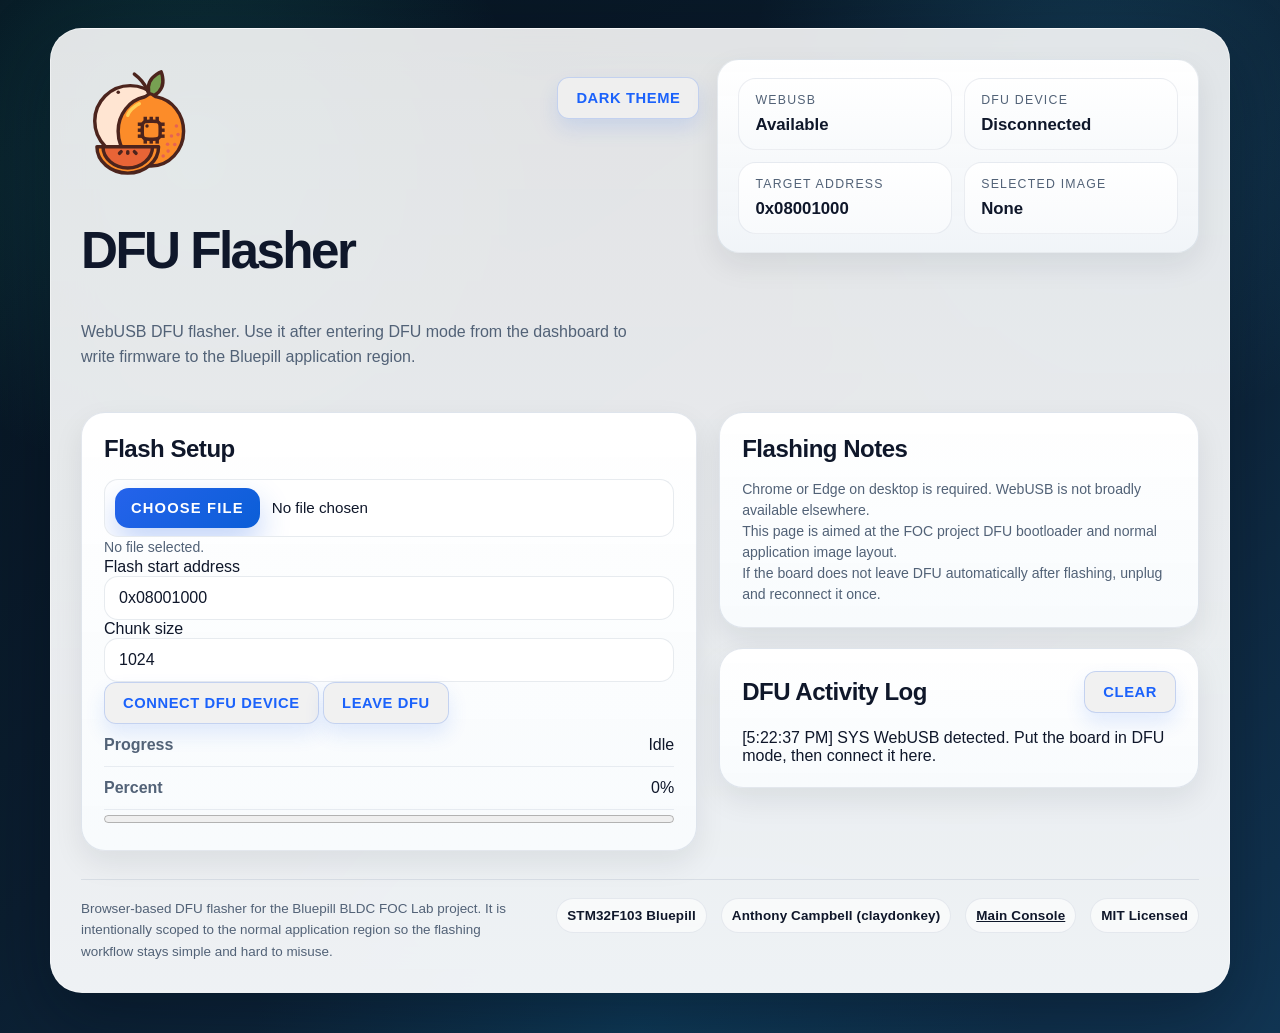
<file: docs/flasher.html>
<!DOCTYPE html>
<!--
SPDX-License-Identifier: MIT
Copyright (c) 2026 Anthony Campbell (claydonkey)
-->
<html lang="en">

<head>
    <meta charset="UTF-8">
    <meta name="viewport" content="width=device-width, initial-scale=1.0">
    <title>Bluepill BLDC FOC Lab Flasher</title>
    <link rel="icon" type="image/svg+xml" href="./lemon.svg">
    <link rel="stylesheet" href="./shared-theme.css">
</head>

<body>
    <div class="shell">
        <section class="hero">
            <div class="hero-copy">
                <div class="hero-brand-row">
                    <a href="./index.html"> <img src="./lemon.svg" alt="" class="hero-title-icon"> </a>
                    <div class="hero-actions">

                        <button type="button" class="btn-secondary" id="themeToggleBtn">Dark Theme</button>
                    </div>
                </div>
                <h1>DFU Flasher</h1>
                <p>
                    WebUSB DFU flasher. Use it after entering DFU mode from the dashboard to write
                    firmware to the Bluepill application region.
                </p>
            </div>
            <div class="hero-status">
                <div class="hero-card">
                    <div class="hero-card-grid">
                        <div class="hero-stat">
                            <div class="hero-stat-label">WebUSB</div>
                            <div class="hero-stat-value" id="webUsbStatus">Checking…</div>
                        </div>
                        <div class="hero-stat">
                            <div class="hero-stat-label">DFU Device</div>
                            <div class="hero-stat-value" id="deviceStatus">Disconnected</div>
                        </div>
                        <div class="hero-stat">
                            <div class="hero-stat-label">Target Address</div>
                            <div class="hero-stat-value" id="targetAddressStat">0x08001000</div>
                        </div>
                        <div class="hero-stat">
                            <div class="hero-stat-label">Selected Image</div>
                            <div class="hero-stat-value" id="fileStatus">None</div>
                        </div>
                    </div>
                </div>
            </div>
        </section>

        <div class="layout">
            <div class="col">
                <section class="panel">
                    <div class="panel-header">
                        <h2>Flash Setup</h2>
                    </div>
                    <div class="stack">


                        <input type="file" id="firmwareFile" accept=".bin,application/octet-stream">
                        <div class="note" id="fileMeta">No file selected.</div>
                        <label for="targetAddressInput">Flash start address</label>
                        <input type="text" id="targetAddressInput" value="0x08001000" spellcheck="false">
                        <label for="chunkSizeInput">Chunk size</label>
                        <input type="text" id="chunkSizeInput" value="1024" spellcheck="false">

                        <div class="mode-grid">
                            <button type="button" class="btn-secondary" id="connectDfuBtn">Connect DFU Device</button>
                            <button type="button" class="btn-primary" id="flashBtn" disabled>Flash Application</button>
                            <button type="button" class="btn-secondary" id="leaveDfuBtn" disabled>Leave DFU</button>
                        </div>

                        <div class="status-list">
                            <div class="status-row">
                                <span class="label">Progress</span>
                                <span class="value" id="progressLabel">Idle</span>
                            </div>
                            <div class="status-row">
                                <span class="label">Percent</span>
                                <span class="value" id="progressValue">0%</span>
                            </div>
                        </div>
                        <progress id="progressBarFill" max="100" value="0" style="width:100%;"></progress>
                    </div>
                </section>
            </div>

            <div class="col">
                <section class="panel">
                    <div class="panel-header">
                        <h2>Flashing Notes</h2>
                    </div>
                    <div class="stack">
                        <div class="note">Chrome or Edge on desktop is required. WebUSB is not broadly available
                            elsewhere.</div>
                        <div class="note">This page is aimed at the FOC project DFU bootloader and normal application
                            image layout.</div>
                        <div class="note">If the board does not leave DFU automatically after flashing, unplug and
                            reconnect it once.</div>
                    </div>
                </section>

                <section class="panel">
                    <div class="panel-header">
                        <h2>DFU Activity Log</h2>
                        <button type="button" class="btn-secondary" id="clearLogBtn">Clear</button>
                    </div>
                    <div class="log" id="logOutput"></div>
                </section>
            </div>
        </div>

        <footer class="app-footer">
            <div class="footer-copy">
                Browser-based DFU flasher for the Bluepill BLDC FOC Lab project. It is intentionally scoped to the
                normal application region so the flashing workflow stays simple and hard to misuse.
            </div>
            <div class="footer-meta">
                <span class="footer-chip">STM32F103 Bluepill</span>
                <span class="footer-chip">Anthony Campbell (claydonkey)</span>
                <a class="footer-chip" href="./index.html">Main Console</a>
                <span class="footer-chip">MIT Licensed</span>
            </div>
        </footer>
    </div>

    <script src="./flasher.js"></script>
</body>

</html>
</file>
<file: docs/shared-theme.css>
/*
SPDX-License-Identifier: MIT
Copyright (c) 2026 Anthony Campbell (claydonkey)
*/

* {
  box-sizing: border-box;
}

:root {
  --bg-1: #06131f;
  --bg-2: #0b1e30;
  --bg-3: #113553;
  --panel: rgba(248, 250, 252, 0.92);
  --panel-soft: #f8fbfd;
  --panel-strong: rgba(255, 255, 255, 0.98);
  --text: #0f172a;
  --muted: #526277;
  --border: rgba(148, 163, 184, 0.26);
  --accent: #0f766e;
  --accent-2: #2563eb;
  --accent-3: #0b5ed7;
  --danger: #dc2626;
  --success: #0f766e;
  --shadow: 0 24px 70px rgba(3, 10, 20, 0.35);
  --shadow-soft: 0 12px 30px rgba(15, 23, 42, 0.08);
  --container-bg: linear-gradient(180deg, rgba(255, 255, 255, 0.88) 0%, rgba(248, 250, 252, 0.96) 100%);
  --container-border: rgba(255, 255, 255, 0.45);
  --hero-card-bg: linear-gradient(180deg, rgba(255, 255, 255, 0.98) 0%, rgba(241, 245, 249, 0.95) 100%);
  --hero-card-border: rgba(148, 163, 184, 0.22);
  --hero-stat-bg: linear-gradient(180deg, #ffffff 0%, #f8fafc 100%);
  --hero-stat-border: rgba(148, 163, 184, 0.18);
  --footer-chip-bg: rgba(255, 255, 255, 0.6);
  --footer-chip-border: rgba(148, 163, 184, 0.2);
  --toolbar-button-bg: rgba(255, 255, 255, 0.72);
  --toolbar-button-border: rgba(148, 163, 184, 0.22);
  --toolbar-button-text: var(--text);
  --btn-query-bg: rgba(240, 240, 240, 0.92);
  --btn-query-border: rgba(37, 99, 235, 0.22);
  --btn-query-text: rgba(9, 86, 252, 0.92);
  --btn-query-shadow: rgba(37, 99, 235, 0.12);
  --field-bg: rgba(255, 255, 255, 0.96);
  --field-border: rgba(148, 163, 184, 0.22);
}

:root[data-theme="dark"] {
  --bg-1: #030712;
  --bg-2: #0b1120;
  --bg-3: #10233f;
  --panel: rgba(15, 23, 42, 0.92);
  --panel-soft: rgba(15, 23, 42, 0.96);
  --panel-strong: rgba(17, 24, 39, 0.98);
  --text: #e2e8f0;
  --muted: #9fb0c7;
  --border: rgba(148, 163, 184, 0.18);
  --shadow: 0 24px 70px rgba(2, 6, 23, 0.58);
  --shadow-soft: 0 12px 30px rgba(2, 6, 23, 0.32);
  --container-bg: linear-gradient(180deg, rgba(9, 14, 24, 0.92) 0%, rgba(13, 20, 34, 0.96) 100%);
  --container-border: rgba(148, 163, 184, 0.14);
  --hero-card-bg: linear-gradient(180deg, rgba(15, 23, 42, 0.96) 0%, rgba(20, 31, 52, 0.96) 100%);
  --hero-card-border: rgba(148, 163, 184, 0.16);
  --hero-stat-bg: linear-gradient(180deg, rgba(17, 24, 39, 0.98) 0%, rgba(15, 23, 42, 0.98) 100%);
  --hero-stat-border: rgba(148, 163, 184, 0.14);
  --footer-chip-bg: rgba(15, 23, 42, 0.82);
  --footer-chip-border: rgba(148, 163, 184, 0.16);
  --toolbar-button-bg: rgba(15, 23, 42, 0.86);
  --toolbar-button-border: rgba(148, 163, 184, 0.16);
  --toolbar-button-text: #e2e8f0;
  --btn-query-bg: rgba(39, 40, 43, 0.82);
  --btn-query-text: rgba(255, 255, 255, 0.92);

  --field-bg: rgba(15, 23, 42, 0.96);
  --field-border: rgba(148, 163, 184, 0.16);
}

body {
  margin: 0;
  font-family: "Segoe UI Variable", "Segoe UI", "Trebuchet MS", sans-serif;
  background:
    radial-gradient(circle at 15% 15%, rgba(45, 212, 191, 0.18), transparent 24%),
    radial-gradient(circle at 85% 10%, rgba(56, 189, 248, 0.18), transparent 24%),
    radial-gradient(circle at 50% 100%, rgba(14, 165, 233, 0.12), transparent 32%),
    linear-gradient(145deg, var(--bg-1) 0%, var(--bg-2) 48%, var(--bg-3) 100%);
  min-height: 100vh;
  display: flex;
  justify-content: center;
  padding: 28px 18px 40px;
  color: var(--text);
  transition: background 0.25s ease, color 0.25s ease;
}

.container,
.shell {
  position: relative;
  background: var(--container-bg);
  backdrop-filter: blur(24px);
  border-radius: 32px;
  box-shadow: var(--shadow);
  padding: 30px;
  max-width: 1180px;
  width: 100%;
  border: 1px solid var(--container-border);
  transition: background 0.25s ease, border-color 0.25s ease, box-shadow 0.25s ease;
}

h1 {
  color: var(--text);
  font-size: clamp(2.1rem, 4vw, 3.35rem);
  line-height: 0.95;
  letter-spacing: -0.05em;
}

h2,
h3 {
  color: var(--text);
}

.hero {
  display: grid;
  grid-template-columns: 1.22fr 0.95fr;
  gap: 18px;
  align-items: stretch;
  margin-bottom: 26px;
}

.hero-copy {
  max-width: 100%;
  padding: 8px 0 0;
}

.hero-brand-row {
  display: flex;
  align-items: flex-start;
  justify-content: space-between;
  gap: 18px;
  margin-bottom: 4px;
}

.hero-actions {
  display: flex;
  flex-wrap: wrap;
  justify-content: flex-end;
  gap: 10px;
  padding-top: 10px;
}

.hero-copy p {
  margin-top: 14px;
  color: var(--muted);
  font-size: 1rem;
  line-height: 1.6;
  max-width: 64ch;
}

.hero-status {
  display: grid;
  gap: 12px;
  align-content: start;
  width: 100%;
  justify-self: stretch;
}

.hero-card {
  padding: 18px 20px;
  border-radius: 22px;
  background: var(--hero-card-bg);
  border: 1px solid var(--hero-card-border);
  box-shadow: var(--shadow-soft);
}

.hero-card-grid {
  display: grid;
  grid-template-columns: repeat(2, minmax(0, 1fr));
  gap: 12px;
}

.hero-stat {
  padding: 14px 16px;
  border-radius: 18px;
  background: var(--hero-stat-bg);
  border: 1px solid var(--hero-stat-border);
}

.note {
  color: var(--muted);
  font-size: 0.88rem;
  line-height: 1.5;
}

.label {
  color: var(--muted);
  font-weight: 600;
}

.hero-stat-label {
  color: var(--muted);
  font-size: 0.77rem;
  text-transform: uppercase;
  letter-spacing: 0.1em;
  margin-bottom: 8px;
}

.hero-stat-value {
  font-weight: 800;
  font-size: 1.05rem;
  color: var(--text);
}

.page-grid,
.layout {
  display: grid;
  grid-template-columns: 1.22fr 0.95fr;
  gap: 22px;
}

.left-column,
.right-column,
.col {
  display: grid;
  gap: 20px;
  align-content: start;
  min-width: 0;
}

.status-row {
  display: flex;
  justify-content: space-between;
  gap: 12px;
  padding: 12px 0;
  border-bottom: 1px solid rgba(148, 163, 184, 0.18);
}

.panel {
  background: linear-gradient(180deg, var(--panel-strong) 0%, var(--panel-soft) 100%);
  border: 1px solid var(--border);
  border-radius: 24px;
  box-shadow: var(--shadow-soft);
}

.toolbar-button {
  min-width: 144px;
  border: 1px solid var(--toolbar-button-border);
  background: var(--toolbar-button-bg);
  color: var(--toolbar-button-text);
  box-shadow: 0 10px 24px rgba(15, 23, 42, 0.12);
}

.toolbar-button:hover {
  transform: translateY(-1px);
  box-shadow: 0 12px 26px rgba(15, 23, 42, 0.18);
  filter: none;
}

.toolbar-button:active {
  transform: translateY(0);
}

.btn-secondary {
  background: var(--btn-query-bg);
  color: var(--btn-query-text);
  border: 1px solid var(--btn-query-border);
  box-shadow: 0 10px 20px var(--btn-query-shadow);
}

select,
input[type="number"],
input[type="text"],
textarea {
  background: var(--field-bg);
  color: var(--text);
  border-color: var(--field-border);
}

:root[data-theme="dark"] select,
:root[data-theme="dark"] input[type="number"],
:root[data-theme="dark"] input[type="text"],
:root[data-theme="dark"] textarea {
  background: var(--field-bg) !important;
  color: var(--text) !important;
  border: 1px solid var(--field-border) !important;
  box-shadow: none;
}

:root[data-theme="dark"] select option {
  background: #0f172a;
  color: #e2e8f0;
}

:root[data-theme="dark"] input::placeholder,
:root[data-theme="dark"] textarea::placeholder {
  color: var(--muted);
  opacity: 1;
}

input[type="file"] {
  width: 100%;
  border-radius: 14px;
  border: 1px solid var(--field-border);
  background: var(--field-bg);
  color: var(--text);
  padding: 8px 10px;
  font-size: 0.95rem;
}

input[type="file"]::file-selector-button {
  border: none;
  border-radius: 14px;
  padding: 12px 16px;
  margin-right: 12px;
  font-size: 0.92rem;
  font-weight: 700;
  letter-spacing: 0.08em;
  text-transform: uppercase;
  cursor: pointer;
  color: #fff;
  background: linear-gradient(135deg, var(--accent-2) 0%, var(--accent-3) 100%);
  box-shadow: 0 14px 30px rgba(37, 99, 235, 0.28);
  transition: transform 0.18s ease, box-shadow 0.18s ease, opacity 0.18s ease;
}

input[type="file"]::file-selector-button:hover {
  transform: translateY(-1px);
  box-shadow: 0 16px 30px rgba(37, 99, 235, 0.28);
}

.app-footer {
  margin-top: 28px;
  padding-top: 18px;
  border-top: 1px solid rgba(148, 163, 184, 0.24);
  display: flex;
  justify-content: space-between;
  align-items: flex-start;
  gap: 18px;
  flex-wrap: wrap;
  color: var(--muted);
  font-size: 0.84rem;
  line-height: 1.6;
}

.footer-copy {
  max-width: 60ch;
}

.footer-meta {
  display: flex;
  gap: 10px 14px;
  flex-wrap: wrap;
  justify-content: flex-end;
}

.footer-chip {
  display: inline-flex;
  align-items: center;
  padding: 6px 10px;
  border-radius: 999px;
  background: var(--footer-chip-bg);
  border: 1px solid var(--footer-chip-border);
  color: var(--text);
  font-weight: 600;
  letter-spacing: 0.01em;
}

@media (max-width: 1020px) {

  .hero,
  .page-grid,
  .layout {
    grid-template-columns: 1fr;
  }
}

@media (max-width: 640px) {

  .container,
  .shell {
    padding: 18px;
    border-radius: 20px;
  }

  .hero-card-grid {
    grid-template-columns: 1fr;
  }
}

.connect-button {
  display: inline-flex;
  align-items: center;
  justify-content: center;
  gap: 10px;
  min-height: 48px;
  padding: 0 18px;
  border-radius: 14px;
  font-size: 0.95rem;
  font-weight: 700;
  letter-spacing: 0.01em;
  cursor: pointer;
  transition: transform 0.18s ease, box-shadow 0.18s ease, filter 0.18s ease, background 0.18s ease, border-color 0.18s ease, color 0.18s ease;
}

.connect-button {
  display: inline-flex;
  border: none;
  background: linear-gradient(135deg, var(--accent-2) 0%, var(--accent-3) 100%);
  color: #fff;
  box-shadow: 0 14px 28px rgba(37, 99, 235, 0.22);
}

.connect-button:hover {
  transform: translateY(-1px);
  box-shadow: 0 16px 30px rgba(37, 99, 235, 0.28);
  filter: saturate(1.04);
}

.connect-button:active {
  transform: translateY(0);
}

* {

  box-sizing: border-box;
}

:root {
  --bg-1: #06131f;
  --bg-2: #0b1e30;
  --bg-3: #113553;
  --panel: rgba(248, 250, 252, 0.92);
  --panel-soft: #f8fbfd;
  --panel-strong: rgba(255, 255, 255, 0.98);
  --text: #0f172a;
  --muted: #526277;
  --border: rgba(148, 163, 184, 0.26);
  --accent: #0f766e;
  --accent-2: #2563eb;
  --accent-3: #0b5ed7;
  --surface-button: #334155;
  --danger: #dc2626;
  --success: #0f766e;
  --shadow: 0 24px 70px rgba(3, 10, 20, 0.35);
  --shadow-soft: 0 12px 30px rgba(15, 23, 42, 0.08);
  --shell-bg: linear-gradient(180deg, rgba(255, 255, 255, 0.88) 0%, rgba(248, 250, 252, 0.96) 100%);
  --shell-border: rgba(255, 255, 255, 0.45);
  --stat-bg: linear-gradient(180deg, #ffffff 0%, #f8fafc 100%);
  --stat-border: rgba(148, 163, 184, 0.18);
  --field-bg: rgba(255, 255, 255, 0.96);
  --field-border: rgba(148, 163, 184, 0.22);
}

:root[data-theme="dark"] {
  --panel: rgba(15, 23, 42, 0.92);
  --panel-soft: rgba(15, 23, 42, 0.96);
  --panel-strong: rgba(17, 24, 39, 0.98);
  --text: #e2e8f0;
  --muted: #9fb0c7;
  --border: rgba(148, 163, 184, 0.18);
  --surface-button: #1e293b;
  --shadow: 0 24px 70px rgba(2, 6, 23, 0.58);
  --shadow-soft: 0 12px 30px rgba(2, 6, 23, 0.32);
  --shell-bg: linear-gradient(180deg, rgba(9, 14, 24, 0.92) 0%, rgba(13, 20, 34, 0.96) 100%);
  --shell-border: rgba(148, 163, 184, 0.14);
  --stat-bg: linear-gradient(180deg, rgba(17, 24, 39, 0.98) 0%, rgba(15, 23, 42, 0.98) 100%);
  --stat-border: rgba(148, 163, 184, 0.14);
  --field-bg: rgba(15, 23, 42, 0.96);
  --field-border: rgba(148, 163, 184, 0.16);

}

body {
  font-family: 'Segoe UI Variable', 'Segoe UI', 'Trebuchet MS', sans-serif;
  background:
    radial-gradient(circle at 15% 15%, rgba(45, 212, 191, 0.18), transparent 24%),
    radial-gradient(circle at 85% 10%, rgba(56, 189, 248, 0.18), transparent 24%),
    radial-gradient(circle at 50% 100%, rgba(14, 165, 233, 0.12), transparent 32%),
    linear-gradient(145deg, var(--bg-1) 0%, var(--bg-2) 48%, var(--bg-3) 100%);
  min-height: 100vh;
  display: flex;
  justify-content: center;
  padding: 28px 18px 40px;
  color: var(--text);
  transition: background 0.25s ease, color 0.25s ease;
}

button {
  border: 0;
  border-radius: 14px;
  padding: 12px 16px;
  font-size: 0.92rem;
  font-weight: 700;
  letter-spacing: 0.08em;
  text-transform: uppercase;
  cursor: pointer;
  transition: transform 0.18s ease, box-shadow 0.18s ease, opacity 0.18s ease;
}

.container {
  position: relative;
  background: var(--container-bg);
  backdrop-filter: blur(24px);
  border-radius: 32px;
  box-shadow: var(--shadow);
  padding: 30px;
  max-width: 1180px;
  width: 100%;
  border: 1px solid var(--container-border);
  transition: background 0.25s ease, border-color 0.25s ease, box-shadow 0.25s ease;
}

h1 {
  color: var(--text);
  font-size: clamp(2.1rem, 4vw, 3.35rem);
  line-height: 0.95;
  letter-spacing: -0.05em;
}

.hero-title-icon {
  width: 116px;
  height: 116px;
  display: block;
  margin-bottom: 10px;
  margin-top: -8px;
}

h2,
h3 {
  color: var(--text);
}

.hero {
  display: grid;
  grid-template-columns: 1.22fr 0.95fr;
  gap: 18px;
  align-items: stretch;
  margin-bottom: 26px;
}

h2 {
  margin: 0;
  letter-spacing: -0.02em;
}

.hero-copy {
  max-width: 100%;
  padding: 8px 0 0;
}

.hero-brand-row {
  display: flex;
  align-items: flex-start;
  justify-content: space-between;
  gap: 18px;
  margin-bottom: 4px;
}

.hero-actions {
  display: flex;
  flex-wrap: wrap;
  justify-content: flex-end;
  gap: 10px;
  padding-top: 10px;
}

.hero-copy p {
  margin-top: 14px;
  color: var(--muted);
  font-size: 1rem;
  line-height: 1.6;
  max-width: 64ch;
}

.hero-status {
  display: grid;
  gap: 12px;
  align-content: start;
  width: 100%;
  justify-self: stretch;
}

.hero-card {
  padding: 18px 20px;
  border-radius: 22px;
  background: var(--hero-card-bg);
  border: 1px solid var(--hero-card-border);
  box-shadow: var(--shadow-soft);
}

.hero-card-grid {
  display: grid;
  grid-template-columns: repeat(2, minmax(0, 1fr));
  gap: 12px;
}

.hero-stat {
  padding: 14px 16px;
  border-radius: 18px;
  background: var(--hero-stat-bg);
  border: 1px solid var(--hero-stat-border);
}

.hero-stat-label {
  color: var(--muted);
  font-size: 0.77rem;
  text-transform: uppercase;
  letter-spacing: 0.1em;
  margin-bottom: 8px;
}

.hero-stat-value {
  font-weight: 800;
  font-size: 1.05rem;
  color: var(--text);
}

.page-grid {
  display: grid;
  grid-template-columns: 1.22fr 0.95fr;
  gap: 22px;
}

.left-column,
.right-column {
  display: grid;
  gap: 20px;
  align-content: start;
}

.panel {
  background: linear-gradient(180deg, var(--panel-strong) 0%, var(--panel-soft) 100%);
  border: 1px solid var(--border);
  border-radius: 24px;
  padding: 22px;
  box-shadow: var(--shadow-soft);
}

.app-footer {
  margin-top: 28px;
  padding-top: 18px;
  border-top: 1px solid rgba(148, 163, 184, 0.24);
  display: flex;
  justify-content: space-between;
  align-items: flex-start;
  gap: 18px;
  flex-wrap: wrap;
  color: var(--muted);
  font-size: 0.84rem;
  line-height: 1.6;
}

.footer-copy {
  max-width: 60ch;
}

.footer-meta {
  display: flex;
  gap: 10px 14px;
  flex-wrap: wrap;
  justify-content: flex-end;
}

.footer-chip {
  display: inline-flex;
  align-items: center;
  padding: 6px 10px;
  border-radius: 999px;
  background: var(--footer-chip-bg);
  border: 1px solid var(--footer-chip-border);
  color: var(--text);
  font-weight: 600;
  letter-spacing: 0.01em;
}

.collapsible {
  padding: 0;
  overflow: hidden;
}

.collapsible details {
  width: 100%;
}

.collapsible summary {
  list-style: none;
  cursor: pointer;
  padding: 18px 20px;
  font-weight: 700;
  color: var(--text);
  display: flex;
  align-items: center;
  justify-content: space-between;
  gap: 12px;
}

.collapsible summary::-webkit-details-marker {
  display: none;
}

.collapsible summary::after {
  content: "+";
  font-size: 1.2rem;
  color: var(--accent-2);
}

.collapsible details[open] summary::after {
  content: "−";
}

.collapsible-body {
  padding: 0 20px 20px;
}

.status-item {
  display: flex;
  justify-content: space-between;
  align-items: center;
  margin-bottom: 10px;
  padding: 13px 0;
  border-bottom: 1px solid rgba(148, 163, 184, 0.16);
}

.status-item:last-child {
  border-bottom: none;
  margin-bottom: 0;
}

.status-item-controls {
  display: flex;
  flex-direction: column;
  align-items: flex-end;
  gap: 8px;
  min-width: 220px;
}

.status-inline-value {
  font-size: 0.9rem;
  font-weight: 700;
  color: var(--muted);
}

.status-inline-button {
  min-width: 0;
  width: 46px;
  height: 46px;
  padding: 0;
  display: inline-flex;
  align-items: center;
  justify-content: center;
  border-radius: 12px;
  font-size: 1.3rem;
  font-weight: 700;
  line-height: 1;
}

.status-inline-button.polling-live {
  background: linear-gradient(145deg, #0f766e 0%, #14b8a6 100%);
  color: white;
  border: 1px solid rgba(15, 118, 110, 0.5);
}

.status-inline-button.polling-live:hover {
  box-shadow: 0 10px 20px rgba(15, 118, 110, 0.24);
}

.status-inline-button.polling-paused {
  background: linear-gradient(145deg, #dc2626 0%, #ef4444 100%);
  color: white;
  border: 1px solid rgba(220, 38, 38, 0.5);
}

.status-inline-button.polling-paused:hover {
  box-shadow: 0 10px 20px rgba(239, 68, 68, 0.24);
}

.status-label {
  font-weight: 600;
  color: var(--muted);
  font-size: 0.92rem;
}

.status-value {
  font-size: 1.04rem;
  font-weight: 800;
  color: var(--accent-2);
  min-width: 100px;
  text-align: right;
}

.connection-status {
  display: inline-block;
  width: 12px;
  height: 12px;
  border-radius: 50%;
  margin-left: 10px;
  animation: pulse 2s infinite;
}

.connected {
  background-color: #16a34a;
}

.disconnected {
  background-color: var(--danger);
  animation: none;
}

@keyframes pulse {

  0%,
  100% {
    opacity: 1;
  }

  50% {
    opacity: 0.5;
  }
}

.gauge-container {
  display: grid;
  grid-template-columns: 1fr 1fr;
  gap: 16px;
}

.gauge {
  background: linear-gradient(155deg, #0f766e 0%, #14b8a6 55%, #67e8f9 130%);
  border-radius: 24px;
  padding: 24px 22px;
  color: white;
  text-align: center;
  box-shadow: 0 18px 32px rgba(15, 118, 110, 0.2);
}

.gauge.target {
  background: linear-gradient(155deg, #1d4ed8 0%, #38bdf8 62%, #7dd3fc 130%);
  box-shadow: 0 18px 32px rgba(37, 99, 235, 0.2);
}

.gauge-label {
  font-size: 0.78rem;
  opacity: 0.9;
  margin-bottom: 10px;
  text-transform: uppercase;
  letter-spacing: 0.12em;
}

.gauge-value {
  font-size: clamp(2.4rem, 5vw, 3.4rem);
  font-weight: bold;
  margin-bottom: 5px;
  letter-spacing: -0.05em;
}

.gauge-unit {
  font-size: 0.82rem;
  opacity: 0.8;
}

.panel-header {
  display: flex;
  justify-content: space-between;
  align-items: center;
  gap: 12px;
  margin-bottom: 16px;
}

.button-group {
  display: grid;
  grid-template-columns: 1fr 1fr;
  gap: 12px;
  margin-bottom: 15px;
}

button {
  padding: 12px 18px;
  font-size: 0.92rem;
  font-weight: 600;
  border: 1px solid transparent;
  border-radius: 12px;
  cursor: pointer;
  transition: transform 0.18s ease, box-shadow 0.18s ease, opacity 0.18s ease, border-color 0.18s ease;
  text-transform: uppercase;
  letter-spacing: 0.04em;
}

button:hover {
  transform: translateY(-1px);
}

.btn-start {
  background: linear-gradient(145deg, #0f766e 0%, #14b8a6 100%);
  color: white;
}

.btn-start:hover {
  box-shadow: 0 10px 20px rgba(15, 118, 110, 0.24);
}

.btn-stop {
  background: linear-gradient(145deg, #dc2626 0%, #ef4444 100%);
  color: white;
}

.btn-stop:hover {
  box-shadow: 0 10px 20px rgba(220, 38, 38, 0.22);
}

.input-group {
  display: flex;
  align-items: stretch;
  gap: 10px;
}

.input-group input,
.input-group select {
  flex: 1;
  padding: 12px 14px;
  border: 1px solid rgba(148, 163, 184, 0.22);
  background: rgba(255, 255, 255, 0.96);
  border-radius: 12px;
  font-size: 0.95rem;
  transition: border-color 0.2s ease, box-shadow 0.2s ease;
  color: var(--text);
}

.input-group input:focus,
.input-group select:focus {
  outline: none;
  border-color: var(--accent-2);
  box-shadow: 0 0 0 3px rgba(37, 99, 235, 0.12);
}

.input-group button {
  padding: 12px 20px;
  min-width: 100px;
}

.range-stack {
  display: grid;
  gap: 10px;
}

.input-row {
  display: grid;
  grid-template-columns: 1fr auto auto;
  gap: 10px;
  align-items: center;
}

input {
  width: 100%;
  padding: 12px 14px;
  border-radius: 14px;
  border: 1px solid var(--border);
  font: inherit;
  background: #fff;
  color: var(--text);
}

.range-input {
  width: 100%;
  height: 12px;
  appearance: none;
  border-radius: 999px;
  background: linear-gradient(90deg, rgba(37, 99, 235, 0.16) 0%, rgba(20, 184, 166, 0.18) 100%);
  outline: none;
}

.range-input::-webkit-slider-thumb {
  appearance: none;
  width: 20px;
  height: 20px;
  border-radius: 50%;
  background: linear-gradient(145deg, var(--accent-2) 0%, #38bdf8 100%);
  border: 2px solid #fff;
  box-shadow: 0 6px 14px rgba(37, 99, 235, 0.24);
  cursor: pointer;
}

.range-input::-moz-range-thumb {
  width: 20px;
  height: 20px;
  border-radius: 50%;
  background: linear-gradient(145deg, var(--accent-2) 0%, #38bdf8 100%);
  border: 2px solid #fff;
  box-shadow: 0 6px 14px rgba(37, 99, 235, 0.24);
  cursor: pointer;
}

.range-meta {
  display: flex;
  justify-content: space-between;
  align-items: center;
  color: var(--muted);
  font-size: 0.8rem;
  letter-spacing: 0.02em;
}

.btn-primary {
  border: none;
  background: linear-gradient(135deg, var(--accent-2) 0%, var(--accent-3) 100%);
  color: white;
  box-shadow: 0 14px 28px rgba(37, 99, 235, 0.22);
}

.btn-primary:hover {
  transform: translateY(-1px);
  box-shadow: 0 16px 30px rgba(37, 99, 235, 0.28);
  filter: saturate(1.04);
}

.btn-primary:active {
  transform: translateY(0);
}

.btn-secondary {
  background: var(--btn-query-bg);
  color: var(--btn-query-text);
  border: 1px solid var(--btn-query-border);
}

.btn-secondary:hover {
  box-shadow: 0 10px 20px var(--btn-query-shadow);
}

.btn-accent {
  background: linear-gradient(145deg, var(--accent) 0%, #14b8a6 100%);
  color: white;
}

.btn-accent:hover {
  box-shadow: 0 10px 20px rgba(15, 118, 110, 0.22);
}

.btn-warm {
  background: linear-gradient(145deg, #b45309 0%, #f59e0b 100%);
  color: white;
}

.btn-warm:hover {
  box-shadow: 0 10px 20px rgba(180, 83, 9, 0.22);
}

.btn-outline {
  background: white;
  color: var(--accent-3);
  border: 1px solid rgba(37, 99, 235, 0.25);
}

.btn-outline:hover {
  box-shadow: 0 10px 20px rgba(37, 99, 235, 0.12);
}

.info-box {
  background: var(--info-box-bg);
  border: 1px solid var(--info-box-border);
  border-left: 4px solid var(--accent-2);
  border-radius: 18px;
  padding: 16px 18px;
  font-size: 0.9em;
  color: var(--text);
}

.info-box strong {
  color: var(--accent-2);
}

.debug-grid {
  display: grid;
  grid-template-columns: repeat(auto-fit, minmax(200px, 1fr));
  gap: 12px;
}

.debug-item {
  display: flex;
  justify-content: space-between;
  align-items: center;
  gap: 10px;
  padding: 11px 13px;
  background: var(--debug-item-bg);
  border-radius: 14px;
  border: 1px solid var(--debug-item-border);
}

.section-break {
  margin-top: 20px !important;
}

.control-subpanel {
  display: grid;
  gap: 12px;
  background: var(--subpanel-bg);
  border: 1px solid var(--subpanel-border);
  border-radius: 18px;
  padding: 8px;
}

.control-subpanel .stack-label:first-child {
  margin-top: 0 !important;
}

.subpanel-header {
  display: flex;
  justify-content: space-between;
  align-items: center;
  gap: 12px;
  flex-wrap: wrap;
}

.subpanel-title {
  font-size: 0.8rem;
  text-transform: uppercase;
  letter-spacing: 0.08em;
  color: var(--muted);
  font-weight: 700;
}

.subpanel-status {
  display: inline-flex;
  align-items: center;
  gap: 8px;
  padding: 8px 10px;
  border-radius: 12px;
  background: var(--debug-item-bg);
  border: 1px solid var(--debug-item-border);
  color: var(--text);
  font-size: 0.88rem;
  line-height: 1.2;
}

.subpanel-status strong {
  color: var(--muted);
  font-weight: 600;
}

.debug-label {
  font-weight: 500;
  color: var(--muted);
  font-size: 0.9rem;
}

.debug-value {
  font-family: 'Consolas', 'Courier New', monospace;
  font-weight: bold;
  color: var(--accent);
  font-size: 0.9em;
  text-align: right;
}

.control-stack {
  display: grid;
  gap: 12px;
}

.stack-label {
  font-size: 0.8rem;
  text-transform: uppercase;
  letter-spacing: 0.08em;
  color: var(--muted);
  margin-bottom: 0;
}

.subtle-note {
  color: var(--muted);
  font-size: 0.86rem;
  line-height: 1.45;
}

.progress-shell {
  display: grid;
  gap: 8px;
}

.progress-caption {
  display: flex;
  align-items: center;
  justify-content: space-between;
  gap: 12px;
  color: var(--muted);
  font-size: 0.9rem;
}

.progress-bar {
  height: 14px;
  border-radius: 999px;
  background: rgba(148, 163, 184, 0.18);
  overflow: hidden;
  border: 1px solid rgba(148, 163, 184, 0.16);
}

.progress-bar-fill {
  width: 0%;
  height: 100%;
  background: linear-gradient(135deg, var(--accent) 0%, var(--accent-2) 100%);
  transition: width 0.18s ease;
}

.plot-panel {
  display: grid;
  gap: 12px;
}

.plot-meta {
  display: flex;
  justify-content: space-between;
  align-items: center;
  gap: 12px;
  flex-wrap: wrap;
  color: var(--muted);
  font-size: 0.85rem;
}

.plot-badge {
  display: inline-flex;
  align-items: center;
  gap: 8px;
  padding: 8px 12px;
  background: var(--plot-badge-bg);
  border: 1px solid var(--border);
  border-radius: 999px;
}

.plot-badge-dot {
  width: 10px;
  height: 10px;
  border-radius: 50%;
  background: linear-gradient(145deg, #14b8a6 0%, #2563eb 100%);
}

.plot-frame {
  position: relative;
  background: var(--plot-frame-bg);
  border: 1px solid var(--plot-frame-border);
  border-radius: 20px;
  padding: 12px;
  overflow: hidden;
}

.plot-frame::before {
  content: "";
  position: absolute;
  inset: 0;
  background:
    linear-gradient(to right, var(--plot-grid) 1px, transparent 1px),
    linear-gradient(to bottom, var(--plot-grid) 1px, transparent 1px);
  background-size: 12.5% 25%;
  pointer-events: none;
}

.plot-canvas {
  position: relative;
  display: block;
  width: 100%;
  height: 220px;
  border-radius: 12px;
}

select,
input[type="number"],
input[type="text"],
textarea {
  background: var(--field-bg);
  color: var(--text);
  border-color: var(--field-border);
}

:root[data-theme="dark"] select,
:root[data-theme="dark"] input[type="number"],
:root[data-theme="dark"] input[type="text"],
:root[data-theme="dark"] textarea {
  background: var(--field-bg) !important;
  color: var(--text) !important;
  border: 1px solid var(--field-border) !important;
  box-shadow: none;
}

:root[data-theme="dark"] select option {
  background: #0f172a;
  color: #e2e8f0;
}

:root[data-theme="dark"] input::placeholder,
:root[data-theme="dark"] textarea::placeholder {
  color: var(--muted);
  opacity: 1;
}

.debug-console {
  display: grid;
  gap: 12px;
  white-space: pre-wrap;
  overflow-wrap: anywhere;
}

.debug-console-frame {
  background: #0f172a;
  color: #dbeafe;
  border: 1px solid rgba(148, 163, 184, 0.18);
  border-radius: 16px;
  padding: 12px;
  min-height: 220px;
  max-height: 320px;
  overflow: auto;
  font: 12px/1.45 Consolas, "Courier New", monospace;
}

.debug-console-line {
  margin: 0 0 6px;
  white-space: pre-wrap;
  word-break: break-word;
}

.debug-console-line:last-child {
  margin-bottom: 0;
}

.debug-console-rx {
  color: #93c5fd;
}

.debug-console-tx {
  color: #86efac;
}

.debug-console-sys {
  color: #fcd34d;
}

.debug-console-err {
  color: #fca5a5;
}


.toolbar-slot {
  display: flex;
  gap: 10px;
  flex-wrap: wrap;
  justify-content: flex-end;
  margin-bottom: 16px;
}



.dfu-button {
  border: 1px solid rgba(220, 38, 38, 0.24);
  background: linear-gradient(135deg, #dc2626 0%, #f97316 100%);
  color: #fff;
  box-shadow: 0 12px 24px rgba(220, 38, 38, 0.2);
}

.dfu-button:hover {
  transform: translateY(-1px);
  box-shadow: 0 14px 28px rgba(220, 38, 38, 0.28);
  filter: saturate(1.03);
}

@media (max-width: 920px) {
  .hero {
    grid-template-columns: 1fr;
  }

  .page-grid {
    grid-template-columns: 1fr;
  }

  .hero-status {
    width: 100%;
    justify-self: stretch;
  }

}

@media (max-width: 640px) {
  .container {
    padding: 18px;
    border-radius: 20px;
  }

  .hero {
    flex-direction: column;
  }

  .gauge-container,
  .button-group,
  .debug-grid,
  .hero-card-grid {
    grid-template-columns: 1fr;
  }

  .input-group {
    flex-direction: column;
  }

  .toolbar-slot {
    margin-bottom: 12px;
  }
}
</file>
